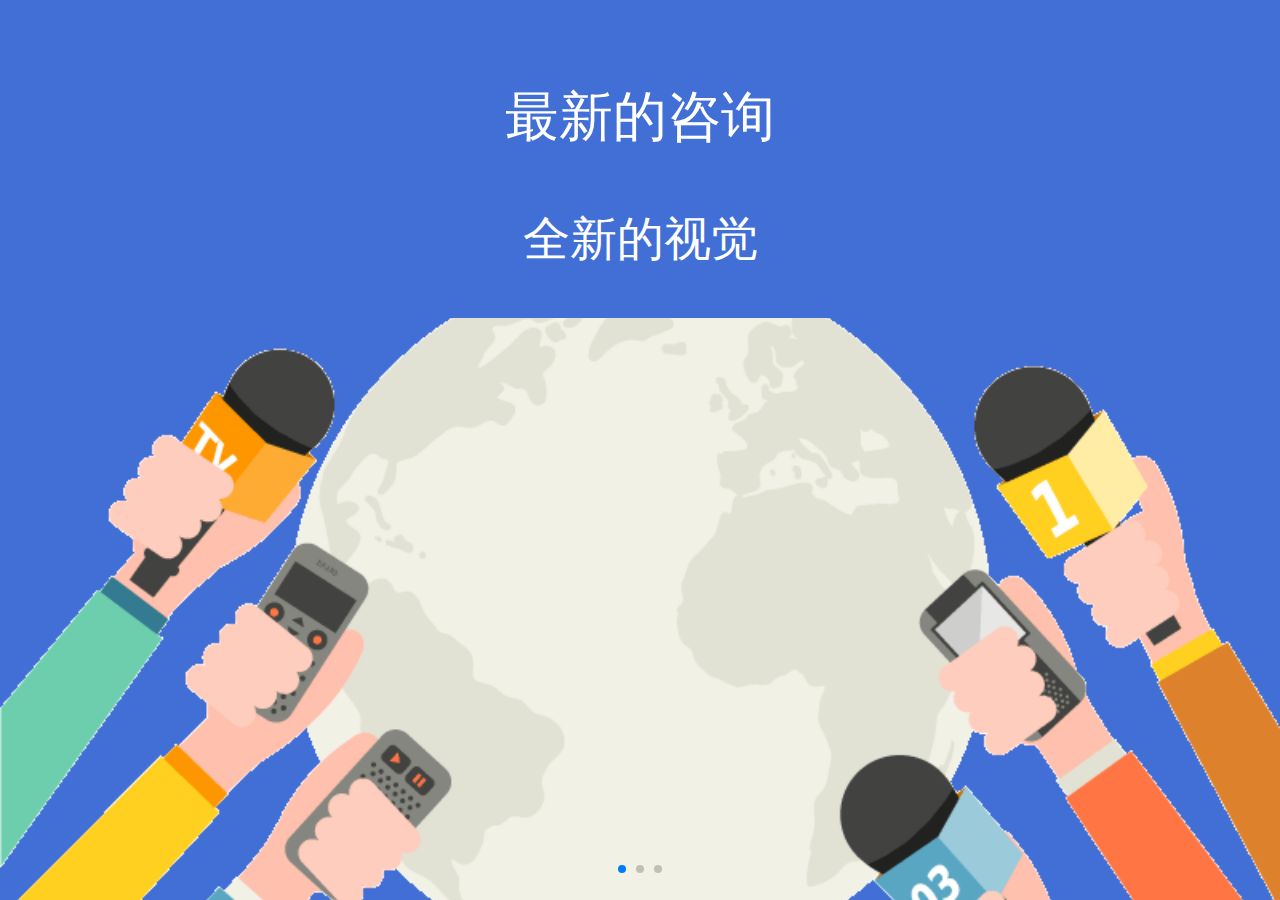
<file: index.html>
<!DOCTYPE html>
<html>
<head>
    <meta charset="utf-8">
    <meta name="viewport" content="initial-scale=1.0, maximum-scale=1.0, user-scalable=no" />
    <title></title>

    <link rel="stylesheet" href="css/swiper.min.css" />
    <link rel="stylesheet" href="css/animate.min.css">
    <link rel="stylesheet" href="css/sp.css" />
</head>
<script scr="js/jquery.js"></script>
<script src="js/swiper.jquery.min.js"></script>
<script src="js/swiper.animate1.0.2.min.js"></script>
<script src="js/swiper.min.js"></script>
<script scr="js/index.js"></script>
<body>
<div class="swiper-container">
    <div class="swiper-wrapper">
        <div class="swiper-slide shan">
            <p class="news ani" swiper-animate-effect="bounceIn" swiper-animate-duration="0.5s" swiper-animate-delay="0.3s">最新的咨询</p>
            <p class="xiao ani" swiper-animate-effect="rollIn" swiper-animate-duration="1s" swiper-animate-delay="0.5s">全新的视觉</p>
            <div class="xue ani" swiper-animate-effect="bounceInDown" swiper-animate-duration="2s" swiper-animate-delay="0s"></div>
        </div>
        <div class="swiper-slide shan">
            <p class="hong ani" swiper-animate-effect="tada" swiper-animate-duration="2s" swiper-animate-delay="0.3s">HOT</p>
            <p class="lan ani" swiper-animate-effect="rubberBand" swiper-animate-duration="2s" swiper-animate-delay="0.5s">NEWS</p>
            <div class="xue2 ani" swiper-animate-effect="bounceInDown" swiper-animate-duration="2s" swiper-animate-delay="2s"></div>
            <span class="yue xiao ani tim" swiper-animate-effect="lightSpeedIn" swiper-animate-duration="1s" swiper-animate-delay="1s">实时搜索新闻</span>
        </div>
        <div class="swiper-slide shan">
            <div class="imgbox xiao ani" swiper-animate-effect="swing" swiper-animate-duration="1s" swiper-animate-delay="0.3s"></div>
            <span class="youn xiao ani" swiper-animate-effect="zoomIn" swiper-animate-duration="1s" swiper-animate-delay="0.8s">天下新闻我知道</span>
            <!--<span class="yue xiao ani" swiper-animate-effect="lightSpeedIn" swiper-animate-duration="1s" swiper-animate-delay="1s">乐享音乐带你享受视觉盛宴</span>-->
            <div class="long ani" swiper-animate-effect="lightSpeedIn" swiper-animate-duration="1s" swiper-animate-delay="1.5s">
                <a href="denglu.html">点击进入</a></div>
        </div>
    </div>
    <div class="swiper-pagination"></div>
</div>
<script>
    function size(origin,type){
        var type=type || "x";
        if(type=="x"){
            var widths=document.documentElement.clientWidth;
            var sizes=widths/origin*100;
        }else if(type=="y"){
            var heights=document.documentElement.clientHeight;
            var sizes=heights/origin*100;
        }
        document.getElementsByTagName("html")[0].style.fontSize=sizes+"px";

    }
    window.onload=function() {
        size(1334,"y");
    }
    var mySwiper = new Swiper ('.swiper-container', {
        pagination: '.swiper-pagination',
        onInit: function(swiper){ //Swiper2.x的初始化是onFirstInit
            swiperAnimateCache(swiper); //隐藏动画元素
            swiperAnimate(swiper); //初始化完成开始动画
        },
        onSlideChangeEnd: function(swiper){
            swiperAnimate(swiper); //每个slide切换结束时也运行当前slide动画
        }

    })
</script>
</body>

</html>
</file>
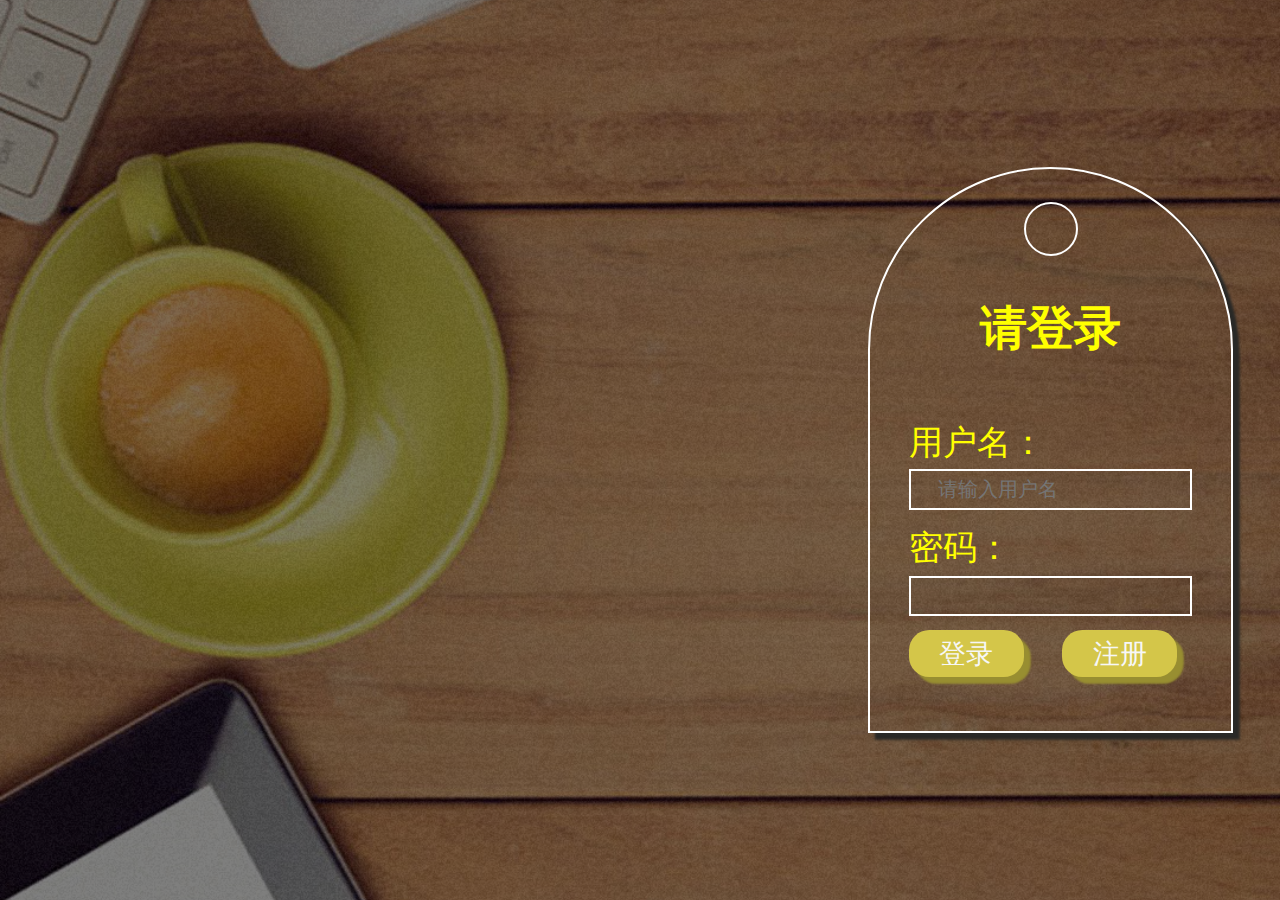
<file: denglu.html>
<!doctype html>
<html lang="en">
<head>
    <meta charset="UTF-8">
     <meta name="viewport" content="initial-scale=1.0, maximum-scale=1.0, user-scalable=no" />
    <title>Document</title>
    <link rel="stylesheet" href="css/denglu.css" />
</head>
<body>
	
<div class="box">
	<div class="zhao">
		<div class="login">
			<div class="yuan"></div>
			<h1>请登录</h1>
			<form action="">
				<div class="name">用户名：<input type="text" placeholder="请输入用户名" /></div>
				<div class="pass">密码：<input type="password" /></div>
				<div class="tij">
					<input type="submit" value="登录" class="log"/>
					<input type="submit" value="注册"/>
				</div>
			</form>
		</div>
	</div>
</div>

</body>
<script>
    function size(origin,type){
        var type=type || "x";
        if(type=="x"){
            var widths=document.documentElement.clientWidth;
            var sizes=widths/origin*100;
        }else if(type=="y"){
            var heights=document.documentElement.clientHeight;
            var sizes=heights/origin*100;
        }
        document.getElementsByTagName("html")[0].style.fontSize=sizes+"px";

    }
    window.onload=function() {
        size(1334,"y");
    }
</script>
</html>
</file>
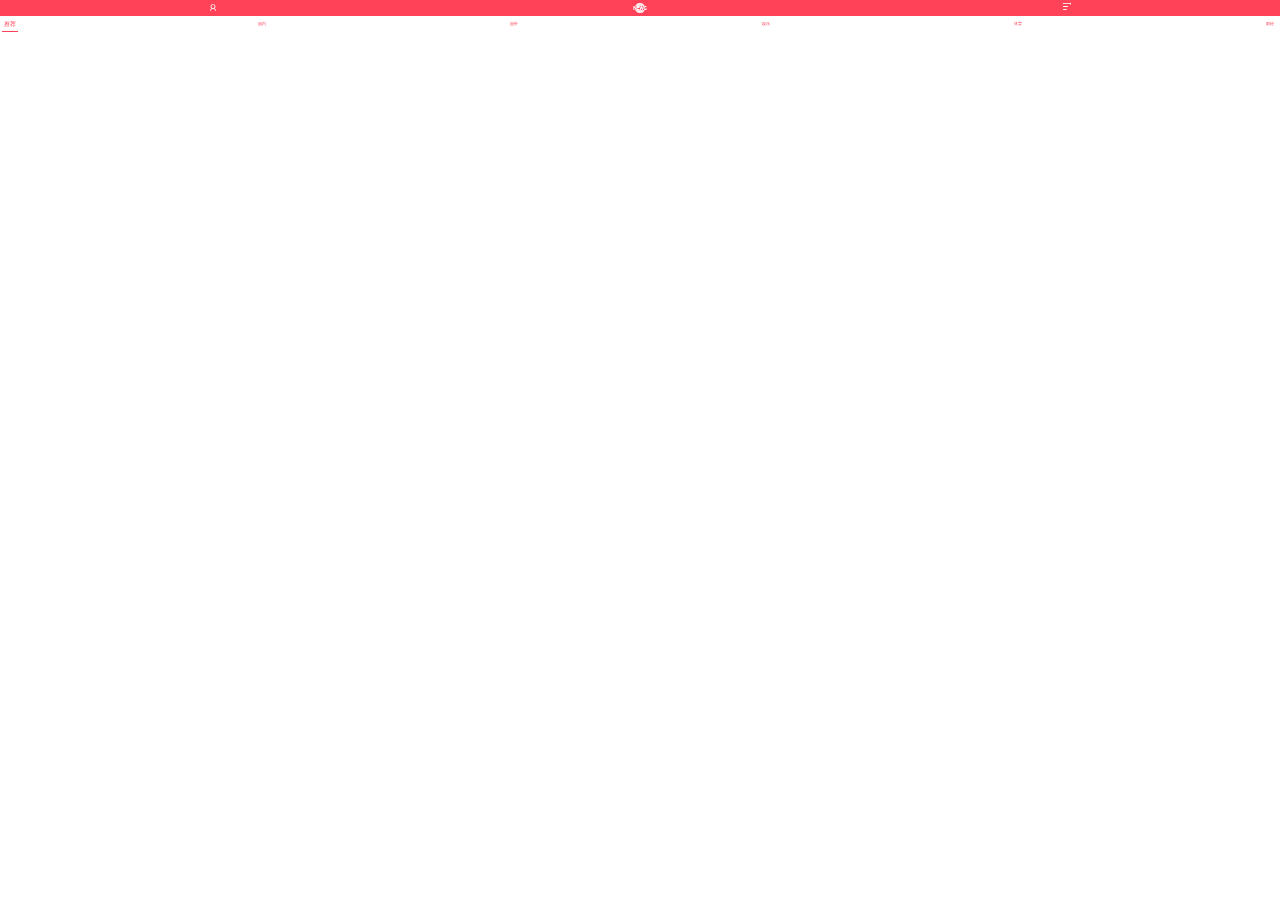
<file: header.html>
<!doctype html>
<html lang="en">
<head>
    <meta charset="UTF-8">
    <meta name="viewport" content="initial-scale=1.0, maximum-scale=1.0, user-scalable=no" />
    <meta name="format-detection" content="telephone=no, email=no" />
    <meta name="x5-orientation" content="portrait" /> 
	<meta name="screen-orientation" content="portrait">
	<meta name="format-detection" content="telephone=no, email=no" />
    <title>新闻app</title>
    <script src="js/jquery.js"></script>
    <script src="js/swiper.jquery.min.js"></script>
    <script scr="js/index.js"></script>
    <link rel="stylesheet" href="css/swiper.min.css" />
    
    <link rel="stylesheet" href="css/font/iconfont.css">
    <link rel="stylesheet" href="css/index.css"/>
</head>
<body>
<div class="swiper-container waimian">
    <div class="titles">
     <div class="title">
            <div><div class="iconfont icon-geren"></div></div>
            <div><div class="iconfont icon-news"></div></div>
            <div><div class="iconfont icon-yemianzuoshangjiaocaidanbiao caid"> </div>
            	<div class="guan">
	            	 <div class="close"></div>
	            	 <div class="closes"></div>
            	 </div>
            </div>
          
     </div>
     <div class="nav">
            <div class="active"><a href="index.html">推荐</a></div>
            <div><a href="list.html">国内</a></div>
            <div><a href="list.html">国外</a></div>
            <div><a href="list.html">娱乐</a></div>
            <div><a href="list.html">体育</a></div>
            <div><a href="list.html">财经</a></div>
    </div>
</div>
<div class="xiala">
    <ul>
        <li><a href=""><div class="iconfont icon-tuijianfuzhi"></div>推荐</a></li>
        <li><a href=""><div class="iconfont icon-guonei"></div>国内</a></li>
        <li><a href=""><div class="iconfont icon-guowai"></div>国外</a></li>
        <li><a href=""><div class="iconfont icon-yule"></div>娱乐</a></li>
        <li><a href=""><div class="iconfont icon-tiyu"></div>体育</a></li>
        <li><a href=""><div class="iconfont icon-jingfenicon24"></div>财经</a></li>
        <li><a href=""><div class="iconfont icon-icon030"></div>汽车</a></li>
        <li><a href=""><div class="iconfont icon-junshi01"></div>军事</a></li>
        <li><a href=""><div class="iconfont icon-dujia"></div>独家</a></li>
        <li><a href=""><div class="iconfont icon-0guojihangkong3"></div>航空</a></li>
        <li><a href=""><div class="iconfont icon-lvyou"></div>旅游</a></li>
        <li><a href=""><div class="iconfont icon-icon"></div>彩票</a></li>
    </ul>
    <div class="sousuo">
    	<input type="search"  placeholder="请输入关键字" name="search"/>
    	<input type="submit"  value="提交" name="but"/>
    </div>
</div>
</file>
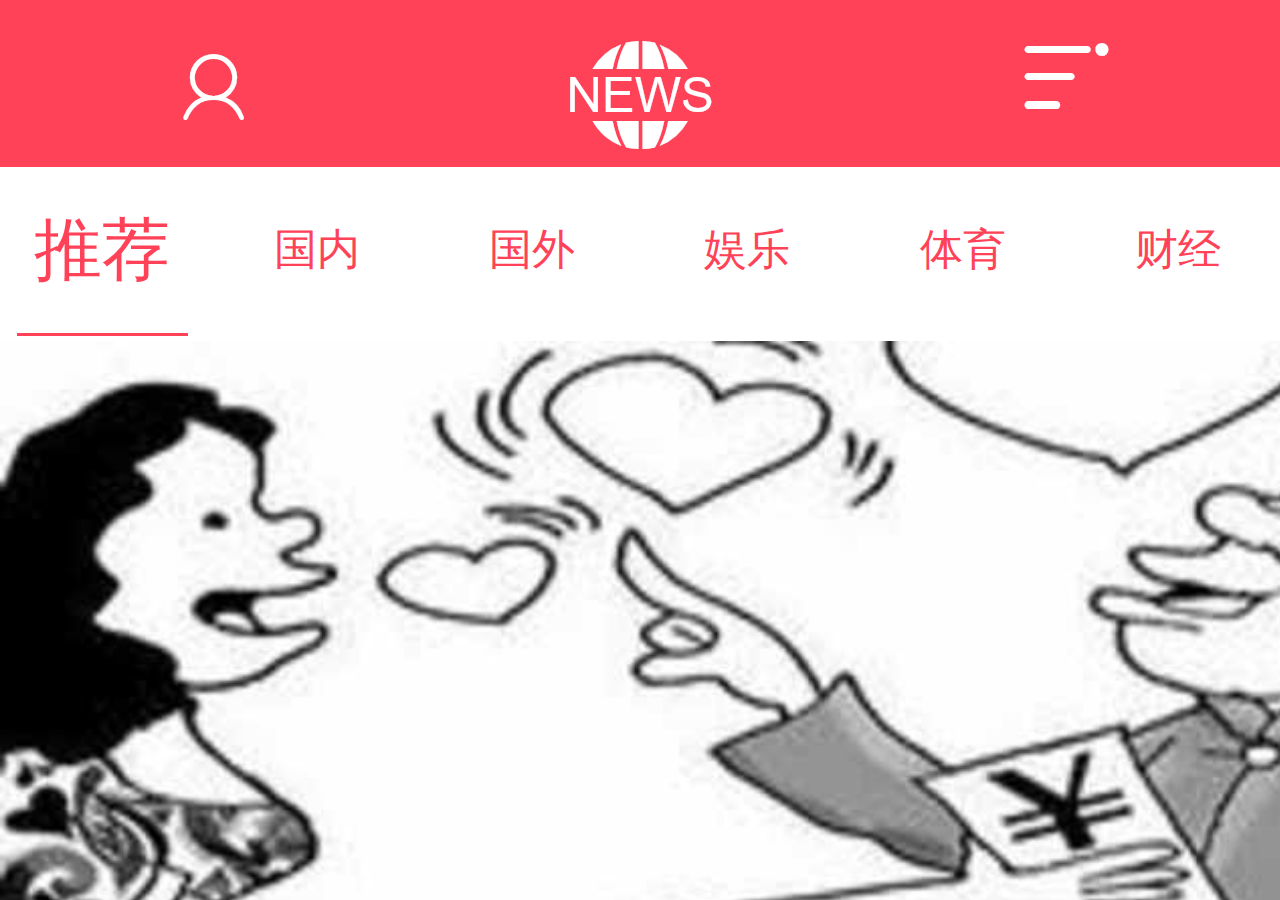
<file: index1.html>
<!doctype html>
<html lang="en">
<head>
    <meta charset="UTF-8">
    <meta name="viewport" content="initial-scale=1.0, maximum-scale=1.0, user-scalable=no" />
    <meta name="format-detection" content="telephone=no, email=no" />
    <meta name="x5-orientation" content="portrait" />
    <meta name="screen-orientation" content="portrait">
    <meta name="format-detection" content="telephone=no, email=no" />
    <title>新闻app</title>
    <script src="js/jquery.js"></script>
    <script src="js/swiper.jquery.min.js"></script>
    <script scr="js/index.js"></script>
    <link rel="stylesheet" href="css/swiper.min.css" />

    <link rel="stylesheet" href="css/font/iconfont.css">
    <link rel="stylesheet" href="css/index.css"/>
</head>
<body>
<div class="swiper-container waimian">
    <div class="titles">
        <div class="title">
            <div><div class="iconfont icon-geren"></div></div>
            <div><div class="iconfont icon-news"></div></div>
            <div><div class="iconfont icon-yemianzuoshangjiaocaidanbiao caid"> </div>
                <div class="guan">
                    <div class="close"></div>
                    <div class="closes"></div>
                </div>
            </div>

        </div>
        <div class="nav">
            <div class="active"><a href="index1.html">推荐</a></div>
            <div><a href="list.html">国内</a></div>
            <div><a href="list.html">国外</a></div>
            <div><a href="list.html">娱乐</a></div>
            <div><a href="list.html">体育</a></div>
            <div><a href="list.html">财经</a></div>
        </div>
    </div>
    <div class="xiala">
        <ul>
            <li><a href=""><div class="iconfont icon-tuijianfuzhi"></div>推荐</a></li>
            <li><a href=""><div class="iconfont icon-guonei"></div>国内</a></li>
            <li><a href=""><div class="iconfont icon-guowai"></div>国外</a></li>
            <li><a href=""><div class="iconfont icon-yule"></div>娱乐</a></li>
            <li><a href=""><div class="iconfont icon-tiyu"></div>体育</a></li>
            <li><a href=""><div class="iconfont icon-jingfenicon24"></div>财经</a></li>
            <li><a href=""><div class="iconfont icon-icon030"></div>汽车</a></li>
            <li><a href=""><div class="iconfont icon-junshi01"></div>军事</a></li>
            <li><a href=""><div class="iconfont icon-dujia"></div>独家</a></li>
            <li><a href=""><div class="iconfont icon-0guojihangkong3"></div>航空</a></li>
            <li><a href=""><div class="iconfont icon-lvyou"></div>旅游</a></li>
            <li><a href=""><div class="iconfont icon-icon"></div>彩票</a></li>
        </ul>
        <div class="sousuo">
            <input type="search"  placeholder="请输入关键字" name="search" results="s"/>
            <input type="submit"  value="提交" name="but"/>
        </div>
    </div>
    <div class="swiper-wrapper">
        <div class="swiper-slide bj">
            <div class="swiper-container banner">
                <div class="swiper-wrapper">
                    <div class="swiper-slide nanning">
                        <p>南宁60岁老人“叱咤”情场 劈腿三女友骗25万</p>
                    </div>
                    <div class="swiper-slide lang">
                        <p>[影迹]狼王加内特:浪漫的实用主义者</p>
                    </div>
                </div>
                <div class="swiper-pagination"></div>
            </div>
            <div class="newsbox">
                <div class="imgbox"></div>
                <div class="red">
                    <a href="">朴槿惠就任总统后 购衣费用超7亿韩元</a>
                    <div class="iconfont icon-f1"></div>
                </div>
            </div>
            <div class="newsbox">
                <div class="imgbox jg"></div>
                <div class="red">
                    <a href="">85岁济公还在演戏：人生在世总要留点什么。</a>
                    <div class="iconfont icon-f1"></div>
                </div>
            </div>
            <div class="newsbox">
                <div class="imgbox bx"></div>
                <div class="red">
                    <a href="">巴西举行空难遇难者遗体告别仪式</a>
                    <div class="iconfont icon-f1"></div>
                </div>
            </div>
            <div class="newsbox">
                <div class="imgbox jl"></div>
                <div class="red">
                    <a href="">男子称拘留时被民警殴打致脑萎缩 警方:正在调查</a>
                    <div class="iconfont icon-f1"></div>
                </div>
            </div>
        </div>
        <!--<div class="swiper-slide bj">
            <div class="swiper-container banner">
                <div class="swiper-wrapper">
                    <div class="swiper-slide nanning">
                        <p>南宁60岁老人“叱咤”情场 劈腿三女友骗25万</p>
                    </div>
                    <div class="swiper-slide lang">
                        <p>[影迹]狼王加内特:浪漫的实用主义者</p>
                    </div>
                </div>
                <div class="swiper-pagination"></div>
            </div>
            <div class="newsbox">
                <div class="imgbox"></div>
                <div class="red">
                    <a href="">朴槿惠就任总统后 购衣费用超7亿韩元</a>
                    <div class="iconfont icon-f1"></div>
                </div>
            </div>
            <div class="newsbox">
                <div class="imgbox jg"></div>
                <div class="red">
                    <a href="">85岁济公还在演戏：人生在世总要留点什么。</a>
                    <div class="iconfont icon-f1"></div>
                </div>
            </div>
            <div class="newsbox">
                <div class="imgbox bx"></div>
                <div class="red">
                    <a href="">巴西举行空难遇难者遗体告别仪式</a>
                    <div class="iconfont icon-f1"></div>
                </div>
            </div>
            <div class="newsbox">
                <div class="imgbox jl"></div>
                <div class="red">
                    <a href="">男子称拘留时被民警殴打致脑萎缩 警方:正在调查</a>
                    <div class="iconfont icon-f1"></div>
                </div>
            </div>
        </div>
        <div class="swiper-slide bj">
            <div class="swiper-container banner">
                <div class="swiper-wrapper">
                    <div class="swiper-slide nanning">
                        <p>南宁60岁老人“叱咤”情场 劈腿三女友骗25万</p>
                    </div>
                    <div class="swiper-slide lang">
                        <p>[影迹]狼王加内特:浪漫的实用主义者</p>
                    </div>
                </div>
                <div class="swiper-pagination"></div>
            </div>
            <div class="newsbox">
                <div class="imgbox"></div>
                <div class="red">
                    <a href="">朴槿惠就任总统后 购衣费用超7亿韩元</a>
                    <div class="iconfont icon-f1"></div>
                </div>
            </div>
            <div class="newsbox">
                <div class="imgbox jg"></div>
                <div class="red">
                    <a href="">85岁济公还在演戏：人生在世总要留点什么。</a>
                    <div class="iconfont icon-f1"></div>
                </div>
            </div>
            <div class="newsbox">
                <div class="imgbox bx"></div>
                <div class="red">
                    <a href="">巴西举行空难遇难者遗体告别仪式</a>
                    <div class="iconfont icon-f1"></div>
                </div>
            </div>
            <div class="newsbox">
                <div class="imgbox jl"></div>
                <div class="red">
                    <a href="">男子称拘留时被民警殴打致脑萎缩 警方:正在调查</a>
                    <div class="iconfont icon-f1"></div>
                </div>
            </div>
        </div>
        <div class="swiper-slide bj">
            <div class="swiper-container banner">
                <div class="swiper-wrapper">
                    <div class="swiper-slide nanning">
                        <p>南宁60岁老人“叱咤”情场 劈腿三女友骗25万</p>
                    </div>
                    <div class="swiper-slide lang">
                        <p>[影迹]狼王加内特:浪漫的实用主义者</p>
                    </div>
                </div>
                <div class="swiper-pagination"></div>
            </div>
            <div class="newsbox">
                <div class="imgbox"></div>
                <div class="red">
                    <a href="">朴槿惠就任总统后 购衣费用超7亿韩元</a>
                    <div class="iconfont icon-f1"></div>
                </div>
            </div>
            <div class="newsbox">
                <div class="imgbox jg"></div>
                <div class="red">
                    <a href="">85岁济公还在演戏：人生在世总要留点什么。</a>
                    <div class="iconfont icon-f1"></div>
                </div>
            </div>
            <div class="newsbox">
                <div class="imgbox bx"></div>
                <div class="red">
                    <a href="">巴西举行空难遇难者遗体告别仪式</a>
                    <div class="iconfont icon-f1"></div>
                </div>
            </div>
            <div class="newsbox">
                <div class="imgbox jl"></div>
                <div class="red">
                    <a href="">男子称拘留时被民警殴打致脑萎缩 警方:正在调查</a>
                    <div class="iconfont icon-f1"></div>
                </div>
            </div>
        </div>
        <div class="swiper-slide bj">
            <div class="swiper-container banner">
                <div class="swiper-wrapper">
                    <div class="swiper-slide nanning">
                        <p>南宁60岁老人“叱咤”情场 劈腿三女友骗25万</p>
                    </div>
                    <div class="swiper-slide lang">
                        <p>[影迹]狼王加内特:浪漫的实用主义者</p>
                    </div>
                </div>
                <div class="swiper-pagination"></div>
            </div>
            <div class="newsbox">
                <div class="imgbox"></div>
                <div class="red">
                    <a href="">朴槿惠就任总统后 购衣费用超7亿韩元</a>
                    <div class="iconfont icon-f1"></div>
                </div>
            </div>
            <div class="newsbox">
                <div class="imgbox jg"></div>
                <div class="red">
                    <a href="">85岁济公还在演戏：人生在世总要留点什么。</a>
                    <div class="iconfont icon-f1"></div>
                </div>
            </div>
            <div class="newsbox">
                <div class="imgbox bx"></div>
                <div class="red">
                    <a href="">巴西举行空难遇难者遗体告别仪式</a>
                    <div class="iconfont icon-f1"></div>
                </div>
            </div>
            <div class="newsbox">
                <div class="imgbox jl"></div>
                <div class="red">
                    <a href="">男子称拘留时被民警殴打致脑萎缩 警方:正在调查</a>
                    <div class="iconfont icon-f1"></div>
                </div>
            </div>
        </div>
        <div class="swiper-slide bj">-->
        <div class="swiper-container banner">
            <div class="swiper-wrapper">
                <div class="swiper-slide nanning">
                    <p>南宁60岁老人“叱咤”情场 劈腿三女友骗25万</p>
                </div>
                <div class="swiper-slide lang">
                    <p>[影迹]狼王加内特:浪漫的实用主义者</p>
                </div>
            </div>
            <div class="swiper-pagination"></div>
        </div>
        <div class="newsbox">
            <div class="imgbox"></div>
            <div class="red">
                <a href="">朴槿惠就任总统后 购衣费用超7亿韩元</a>
                <div class="iconfont icon-f1"></div>
            </div>
        </div>
        <div class="newsbox">
            <div class="imgbox jg"></div>
            <div class="red">
                <a href="">85岁济公还在演戏：人生在世总要留点什么。</a>
                <div class="iconfont icon-f1"></div>
            </div>
        </div>
        <div class="newsbox">
            <div class="imgbox bx"></div>
            <div class="red">
                <a href="">巴西举行空难遇难者遗体告别仪式</a>
                <div class="iconfont icon-f1"></div>
            </div>
        </div>
        <div class="newsbox">
            <div class="imgbox jl"></div>
            <div class="red">
                <a href="">男子称拘留时被民警殴打致脑萎缩 警方:正在调查</a>
                <div class="iconfont icon-f1"></div>
            </div>
        </div>
    </div>
</div>
</div>
</body>
<script>
    function size(origin,type){
        var type=type || "x";
        if(type=="x"){
            var widths=document.documentElement.clientWidth;
            var sizes=widths/origin*100;
        }else if(type=="y"){
            var heights=document.documentElement.clientHeight;
            var sizes=heights/origin*100;
        }
        document.getElementsByTagName("html")[0].style.fontSize=sizes+"px";

    }
    window.onload=function(){
        size(750);

        $(".caid").click(function(){
            $(this).css("display","none");
            $(".guan").css("display","block");
            $(".xiala").css("display","block")
        })
        $(".guan").click(function(){
            $(".caid").css("display","block");
            $(".guan").css("display","none");
            $(".xiala").css("display","none")
        })
        $(".nav>div").click(function(){
            var index=$(this).index();
//      	$(".bj").eq(index).css("transform","translate(0,0)");
            $(".nav>div").removeClass("active").eq(index).addClass("active")
        })
    }
    var mySwiper = new Swiper ('.swiper-container', {
        pagination: '.swiper-pagination',
    })
</script>
</html>
</file>
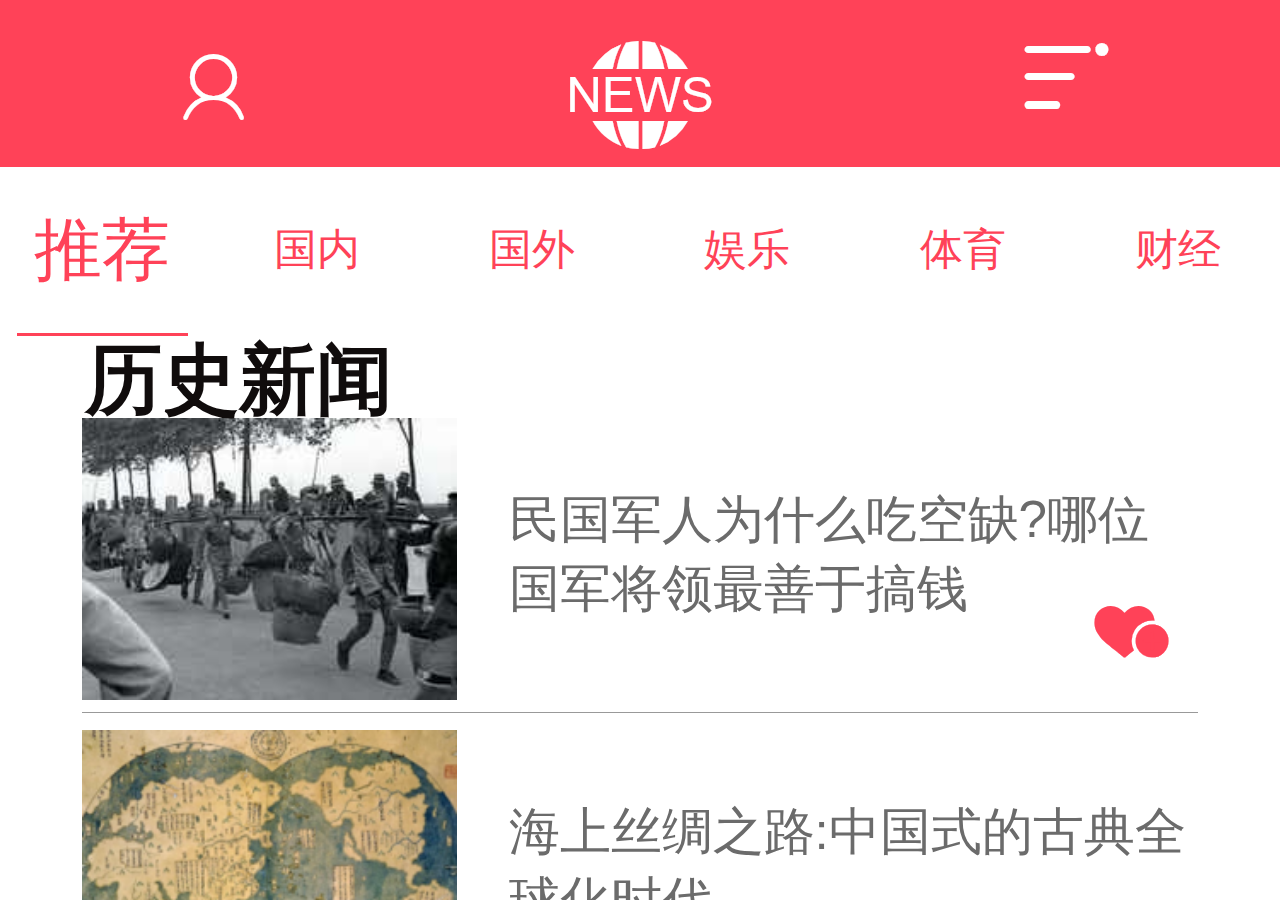
<file: list.html>
<!doctype html>
<html lang="en">
<head>
    <meta charset="UTF-8">
    <meta name="viewport" content="initial-scale=1.0, maximum-scale=1.0, user-scalable=no" />
    <meta name="format-detection" content="telephone=no, email=no" />
    <meta name="x5-orientation" content="portrait" /> 
	<meta name="screen-orientation" content="portrait">
	<meta name="format-detection" content="telephone=no, email=no" />
    <title>新闻app</title>
    <script src="js/jquery.js"></script>
    <script src="js/swiper.jquery.min.js"></script>
    <script scr="js/index.js"></script>
    <link rel="stylesheet" href="css/swiper.min.css" />
    
    <link rel="stylesheet" href="css/font/iconfont.css">
    <link rel="stylesheet" href="css/index.css"/>
</head>
<body>
<div class="swiper-container waimian">
    <div class="titles">
     <div class="title">
            <div><div class="iconfont icon-geren"></div></div>
            <div><div class="iconfont icon-news"></div></div>
            <div><div class="iconfont icon-yemianzuoshangjiaocaidanbiao caid"> </div>
            	<div class="guan">
	            	 <div class="close"></div>
	            	 <div class="closes"></div>
            	 </div>
            </div>
          
     </div>
     <div class="nav">
            <div class="active"><a href="index1.html">推荐</a></div>
            <div><a href="list.html">国内</a></div>
            <div><a href="list.html">国外</a></div>
            <div><a href="list.html">娱乐</a></div>
            <div><a href="list.html">体育</a></div>
            <div><a href="list.html">财经</a></div>
    </div>
</div>
<div class="xiala">
    <ul>
        <li><a href=""><div class="iconfont icon-tuijianfuzhi"></div>推荐</a></li>
        <li><a href=""><div class="iconfont icon-guonei"></div>国内</a></li>
        <li><a href=""><div class="iconfont icon-guowai"></div>国外</a></li>
        <li><a href=""><div class="iconfont icon-yule"></div>娱乐</a></li>
        <li><a href=""><div class="iconfont icon-tiyu"></div>体育</a></li>
        <li><a href=""><div class="iconfont icon-jingfenicon24"></div>财经</a></li>
        <li><a href=""><div class="iconfont icon-icon030"></div>汽车</a></li>
        <li><a href=""><div class="iconfont icon-junshi01"></div>军事</a></li>
        <li><a href=""><div class="iconfont icon-dujia"></div>独家</a></li>
        <li><a href=""><div class="iconfont icon-0guojihangkong3"></div>航空</a></li>
        <li><a href=""><div class="iconfont icon-lvyou"></div>旅游</a></li>
        <li><a href=""><div class="iconfont icon-icon"></div>彩票</a></li>
    </ul>
    <div class="sousuo">
    	<input type="search"  placeholder="请输入关键字" name="search"/>
    	<input type="submit"  value="提交" name="but"/>
    </div>
</div>
    <div class="swiper-wrapper">

        <div class="swiper-slide bj">
            <!--<div class="warp">-->
            <h1 class="title1">历史新闻</h1>
            <!--<h2>更多</h2>-->
            <!--</div>-->
            <div class="newsbox">
                <div class="imgbox gn1"></div>
                <div class="red">
                    <a href="show.html">民国军人为什么吃空缺?哪位国军将领最善于搞钱</a>
                    <div class="iconfont icon-f1"></div>
                </div>
            </div>
            <div class="newsbox">
                <div class="imgbox gn2"></div>
                <div class="red">
                    <a href="show.html">海上丝绸之路:中国式的古典全球化时代</a>
                    <div class="iconfont icon-f1"></div>
                </div>
            </div>
            <div class="newsbox">
                <div class="imgbox gn3"></div>
                <div class="red">
                    <a href="show.html">"废经"VS"卫经":宣统三年的读经"攻防战"</a>
                    <div class="iconfont icon-f1"></div>
                </div>
            </div>
            <div class="newsbox">
                <div class="imgbox gn4"></div>
                <div class="red">
                    <a href="show.html">被误解和遗忘的中国火器:与火药同时传播至西方</a>
                    <div class="iconfont icon-f1"></div>
                </div>
            </div>
            <h1>社会新闻</h1>
            <div class="newsbox">
                <div class="imgbox gn5"></div>
                <div class="red">
                    <a href="show.html">男子肇事后在家切腹自杀 给女友打电话告别</a>
                    <div class="iconfont icon-f1"></div>
                </div>
            </div>
            <div class="newsbox">
                <div class="imgbox gn6"></div>
                <div class="red">
                    <a href="show.html">罗尔回应"带血营销":我作为文人 写作是没有错的</a>
                    <div class="iconfont icon-f1"></div>
                </div>
            </div>
            <div class="newsbox">
                <div class="imgbox gn7"></div>
                <div class="red">
                    <a href="show.html">护理院设"奖孝金":多探望父母可领钱 探望者暴增</a>
                    <div class="iconfont icon-f1"></div>
                </div>
            </div>
        </div>
    </div>
</div>
</body>
<script>
    function size(origin,type){
        var type=type || "x";
        if(type=="x"){
            var widths=document.documentElement.clientWidth;
            var sizes=widths/origin*100;
        }else if(type=="y"){
            var heights=document.documentElement.clientHeight;
            var sizes=heights/origin*100;
        }
        document.getElementsByTagName("html")[0].style.fontSize=sizes+"px";

    }
    window.onload=function(){
        size(750);
        
        $(".caid").click(function(){
        	$(this).css("display","none");
        	$(".guan").css("display","block");
        	$(".xiala").css("display","block")
        })
        $(".guan").click(function(){
        	$(".caid").css("display","block");
        	$(".guan").css("display","none");
        	$(".xiala").css("display","none")
        })
        $(".nav>div").click(function(){
        	var index=$(this).index();
        	$(".nav>div").removeClass("active").eq(index).addClass("active")
        })
    }
    var mySwiper = new Swiper ('.swiper-container', {
        pagination: '.swiper-pagination',
    })
</script>
</html>
</file>
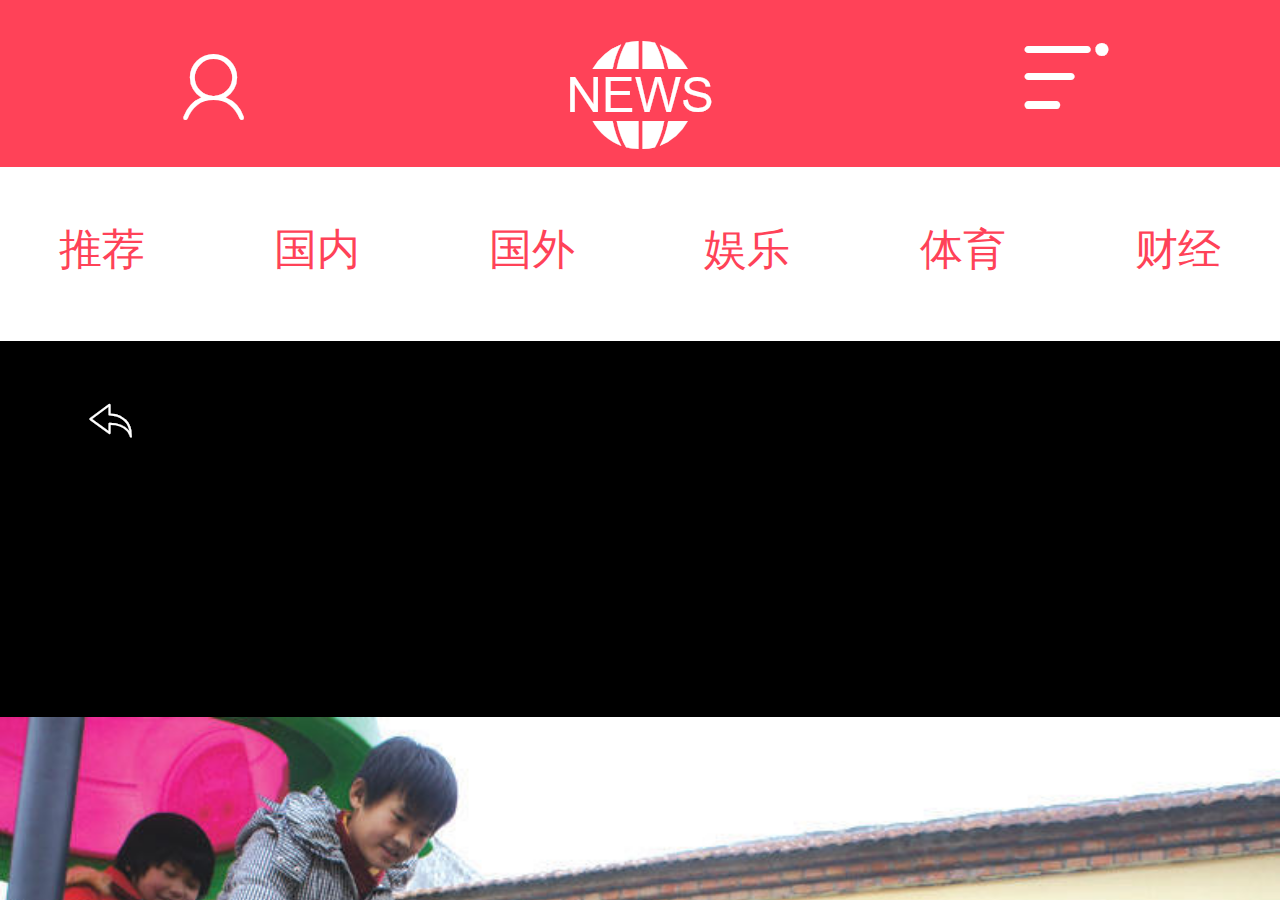
<file: show.html>
<!doctype html>
<html lang="en">
<head>
    <meta charset="UTF-8">
    <meta name="viewport" content="initial-scale=1.0, maximum-scale=1.0, user-scalable=no" />
    <title>新闻app</title>

    <script scr="js/jquery.js"></script>
    <script src="js/swiper.jquery.min.js"></script>
    <script src="js/swiper.animate1.0.2.min.js"></script>
    <script src="js/swiper.min.js"></script>
    <script scr="js/index.js"></script>
    <link rel="stylesheet" href="css/swiper.min.css" />
    <link rel="stylesheet" href="css/animate.min.css">
    <link rel="stylesheet" href="css/font/iconfont.css">
    <link rel="stylesheet" href="css/index.css"/>
</head>
<body>
<div class="swiper-container waimian">
    <div class="titles">
        <div class="title">
            <div class="iconfont icon-geren"></div>
            <div class="iconfont icon-news"></div>
            <div class="iconfont icon-yemianzuoshangjiaocaidanbiao"></div>
        </div>
        <div class="nav">
            <div><a href="index.html">推荐</a></div>
            <div><a href="list.html">国内</a></div>
            <div><a href="">国外</a></div>
            <div><a href="">娱乐</a></div>
            <div><a href="">体育</a></div>
            <div><a href="">财经</a></div>
        </div>
    </div>
    <div class="swiper-wrapper">
        <div class="swiper-slide bj">
            <div class="xiangq">
                <div class="fanhui">
                    <a href="list.html"><div class="iconfont icon-fanhui"></div></a>
                </div>
                <div class="xiangcun"></div>
                <div class="neirong">
                    <h3>乡村教师守护小学32年 如今学校只剩5个娃</h3>
                    <p>雷士进今年57岁，1984年，他来到安徽省亳州市谯城区十九里镇姜屯行政村的姜屯小学当起了一名乡村教师。“学校最高峰的时候发展到500多人，可现在只有5个学生，4位老师。”雷士进说，由于城市发展，现在的姜屯地处城乡结合处，大多数人都进城务工，顺道也会带孩子外出读书，还有一部分会选择把孩子送进私立学校，所以导致学生数量锐减。（来源：亳州新报）</p>
                </div>
            </div>
        </div>
    </div>
</div>
</body>
<script>
    function size(origin,type){
        var type=type || "x";
        if(type=="x"){
            var widths=document.documentElement.clientWidth;
            var sizes=widths/origin*100;
        }else if(type=="y"){
            var heights=document.documentElement.clientHeight;
            var sizes=heights/origin*100;
        }
        document.getElementsByTagName("html")[0].style.fontSize=sizes+"px";

    }
    window.onload=function(){
        size(750)
    }
    var mySwiper = new Swiper ('.swiper-container', {
        pagination: '.swiper-pagination',
    })
</script>
</html>
</file>
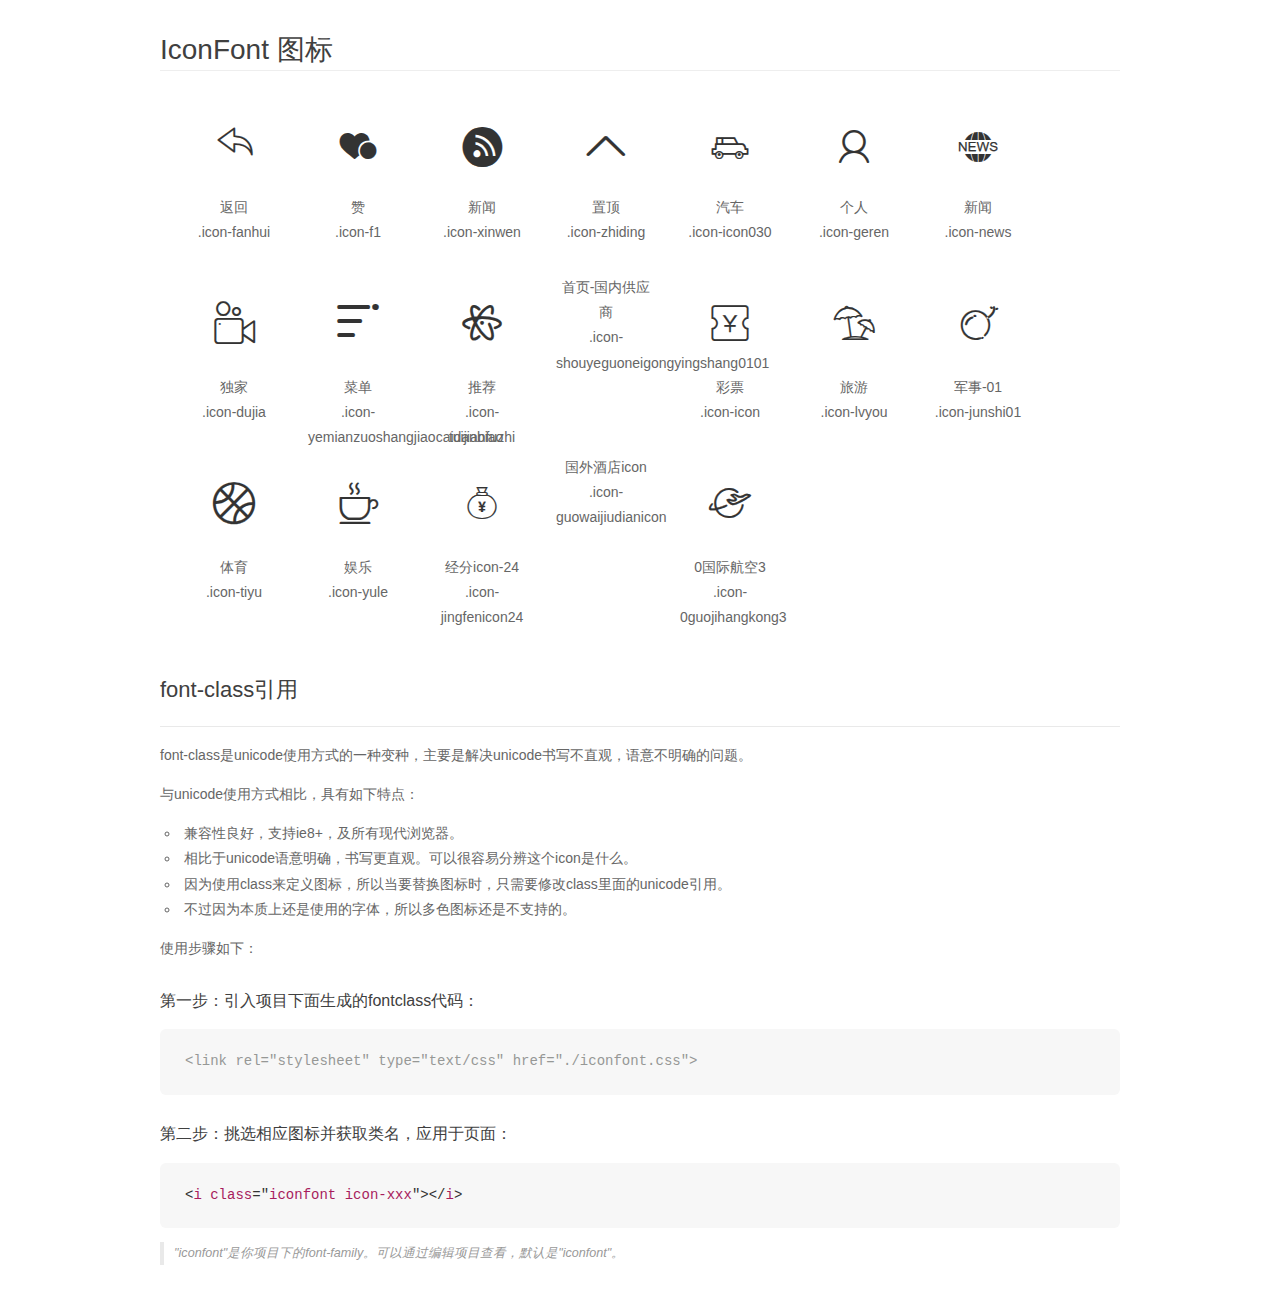
<file: css/font/demo_fontclass.html>
<!DOCTYPE html>
<html>
<head>
    <meta charset="utf-8"/>
    <title>IconFont</title>
    <link rel="stylesheet" href="demo.css">
    <link rel="stylesheet" href="iconfont.css">
</head>
<body>
    <div class="main markdown">
        <h1>IconFont 图标</h1>
        <ul class="icon_lists clear">
            
                <li>
                <i class="icon iconfont icon-fanhui"></i>
                    <div class="name">返回</div>
                    <div class="fontclass">.icon-fanhui</div>
                </li>
            
                <li>
                <i class="icon iconfont icon-f1"></i>
                    <div class="name">赞</div>
                    <div class="fontclass">.icon-f1</div>
                </li>
            
                <li>
                <i class="icon iconfont icon-xinwen"></i>
                    <div class="name">新闻</div>
                    <div class="fontclass">.icon-xinwen</div>
                </li>
            
                <li>
                <i class="icon iconfont icon-zhiding"></i>
                    <div class="name">置顶</div>
                    <div class="fontclass">.icon-zhiding</div>
                </li>
            
                <li>
                <i class="icon iconfont icon-icon030"></i>
                    <div class="name">汽车</div>
                    <div class="fontclass">.icon-icon030</div>
                </li>
            
                <li>
                <i class="icon iconfont icon-geren"></i>
                    <div class="name">个人</div>
                    <div class="fontclass">.icon-geren</div>
                </li>
            
                <li>
                <i class="icon iconfont icon-news"></i>
                    <div class="name">新闻</div>
                    <div class="fontclass">.icon-news</div>
                </li>
            
                <li>
                <i class="icon iconfont icon-dujia"></i>
                    <div class="name">独家</div>
                    <div class="fontclass">.icon-dujia</div>
                </li>
            
                <li>
                <i class="icon iconfont icon-yemianzuoshangjiaocaidanbiao"></i>
                    <div class="name">菜单</div>
                    <div class="fontclass">.icon-yemianzuoshangjiaocaidanbiao</div>
                </li>
            
                <li>
                <i class="icon iconfont icon-tuijianfuzhi"></i>
                    <div class="name">推荐</div>
                    <div class="fontclass">.icon-tuijianfuzhi</div>
                </li>
            
                <li>
                <i class="icon iconfont icon-shouyeguoneigongyingshang0101"></i>
                    <div class="name">首页-国内供应商</div>
                    <div class="fontclass">.icon-shouyeguoneigongyingshang0101</div>
                </li>
            
                <li>
                <i class="icon iconfont icon-icon"></i>
                    <div class="name">彩票</div>
                    <div class="fontclass">.icon-icon</div>
                </li>
            
                <li>
                <i class="icon iconfont icon-lvyou"></i>
                    <div class="name">旅游</div>
                    <div class="fontclass">.icon-lvyou</div>
                </li>
            
                <li>
                <i class="icon iconfont icon-junshi01"></i>
                    <div class="name">军事-01</div>
                    <div class="fontclass">.icon-junshi01</div>
                </li>
            
                <li>
                <i class="icon iconfont icon-tiyu"></i>
                    <div class="name">体育</div>
                    <div class="fontclass">.icon-tiyu</div>
                </li>
            
                <li>
                <i class="icon iconfont icon-yule"></i>
                    <div class="name">娱乐</div>
                    <div class="fontclass">.icon-yule</div>
                </li>
            
                <li>
                <i class="icon iconfont icon-jingfenicon24"></i>
                    <div class="name">经分icon-24</div>
                    <div class="fontclass">.icon-jingfenicon24</div>
                </li>
            
                <li>
                <i class="icon iconfont icon-guowaijiudianicon"></i>
                    <div class="name">国外酒店icon</div>
                    <div class="fontclass">.icon-guowaijiudianicon</div>
                </li>
            
                <li>
                <i class="icon iconfont icon-0guojihangkong3"></i>
                    <div class="name">0国际航空3</div>
                    <div class="fontclass">.icon-0guojihangkong3</div>
                </li>
            
        </ul>

        <h2 id="font-class-">font-class引用</h2>
        <hr>

        <p>font-class是unicode使用方式的一种变种，主要是解决unicode书写不直观，语意不明确的问题。</p>
        <p>与unicode使用方式相比，具有如下特点：</p>
        <ul>
        <li>兼容性良好，支持ie8+，及所有现代浏览器。</li>
        <li>相比于unicode语意明确，书写更直观。可以很容易分辨这个icon是什么。</li>
        <li>因为使用class来定义图标，所以当要替换图标时，只需要修改class里面的unicode引用。</li>
        <li>不过因为本质上还是使用的字体，所以多色图标还是不支持的。</li>
        </ul>
        <p>使用步骤如下：</p>
        <h3 id="-fontclass-">第一步：引入项目下面生成的fontclass代码：</h3>


        <pre><code class="lang-js hljs javascript"><span class="hljs-comment">&lt;link rel="stylesheet" type="text/css" href="./iconfont.css"&gt;</span></code></pre>
        <h3 id="-">第二步：挑选相应图标并获取类名，应用于页面：</h3>
        <pre><code class="lang-css hljs">&lt;<span class="hljs-selector-tag">i</span> <span class="hljs-selector-tag">class</span>="<span class="hljs-selector-tag">iconfont</span> <span class="hljs-selector-tag">icon-xxx</span>"&gt;&lt;/<span class="hljs-selector-tag">i</span>&gt;</code></pre>
        <blockquote>
        <p>"iconfont"是你项目下的font-family。可以通过编辑项目查看，默认是"iconfont"。</p>
        </blockquote>
    </div>
</body>
</html>
</file>
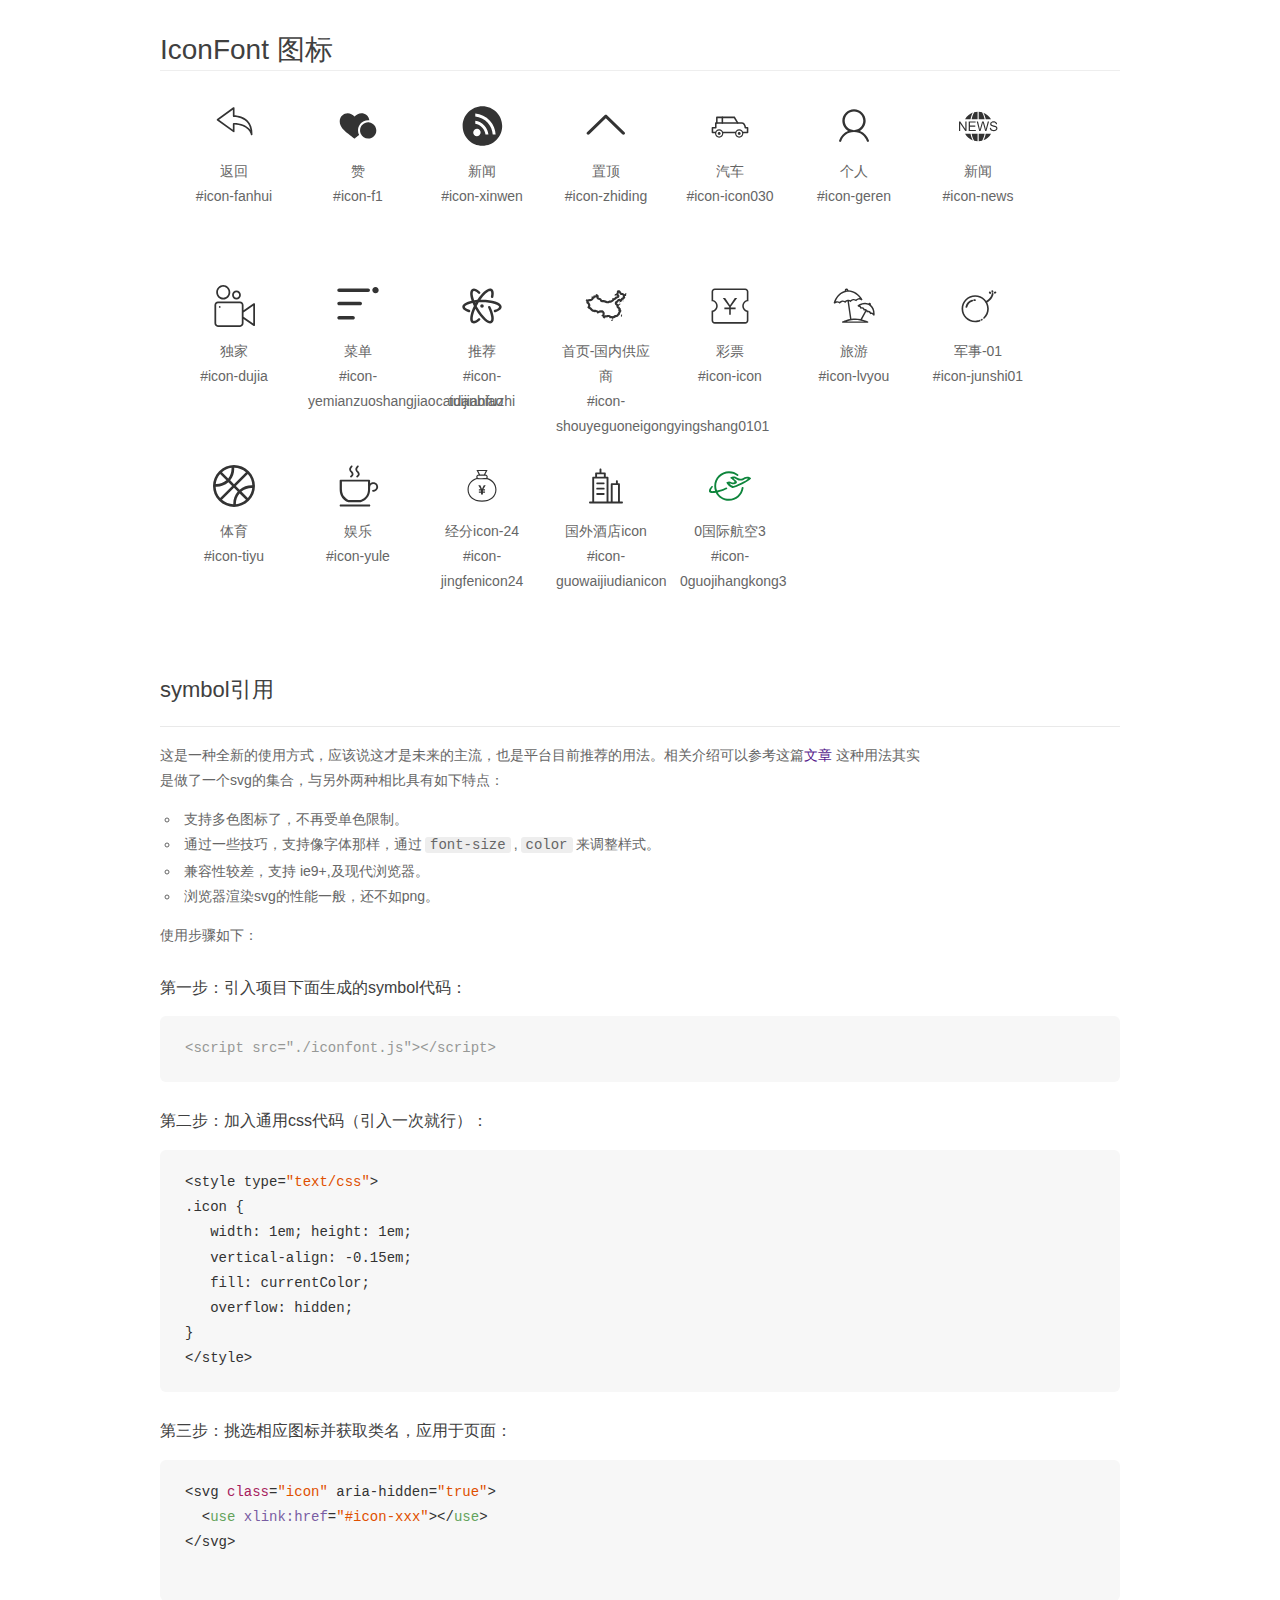
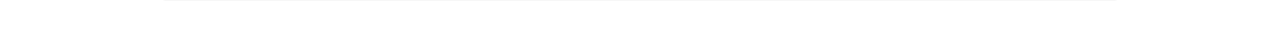
<file: css/font/demo_symbol.html>
<!DOCTYPE html>
<html>
<head>
    <meta charset="utf-8"/>
    <title>IconFont</title>
    <link rel="stylesheet" href="demo.css">
    <script src="iconfont.js"></script>

    <style type="text/css">
        .icon {
          /* 通过设置 font-size 来改变图标大小 */
          width: 1em; height: 1em;
          /* 图标和文字相邻时，垂直对齐 */
          vertical-align: -0.15em;
          /* 通过设置 color 来改变 SVG 的颜色/fill */
          fill: currentColor;
          /* path 和 stroke 溢出 viewBox 部分在 IE 下会显示
             normalize.css 中也包含这行 */
          overflow: hidden;
        }

    </style>
</head>
<body>
    <div class="main markdown">
        <h1>IconFont 图标</h1>
        <ul class="icon_lists clear">
            
                <li>
                    <svg class="icon" aria-hidden="true">
                        <use xlink:href="#icon-fanhui"></use>
                    </svg>
                    <div class="name">返回</div>
                    <div class="fontclass">#icon-fanhui</div>
                </li>
            
                <li>
                    <svg class="icon" aria-hidden="true">
                        <use xlink:href="#icon-f1"></use>
                    </svg>
                    <div class="name">赞</div>
                    <div class="fontclass">#icon-f1</div>
                </li>
            
                <li>
                    <svg class="icon" aria-hidden="true">
                        <use xlink:href="#icon-xinwen"></use>
                    </svg>
                    <div class="name">新闻</div>
                    <div class="fontclass">#icon-xinwen</div>
                </li>
            
                <li>
                    <svg class="icon" aria-hidden="true">
                        <use xlink:href="#icon-zhiding"></use>
                    </svg>
                    <div class="name">置顶</div>
                    <div class="fontclass">#icon-zhiding</div>
                </li>
            
                <li>
                    <svg class="icon" aria-hidden="true">
                        <use xlink:href="#icon-icon030"></use>
                    </svg>
                    <div class="name">汽车</div>
                    <div class="fontclass">#icon-icon030</div>
                </li>
            
                <li>
                    <svg class="icon" aria-hidden="true">
                        <use xlink:href="#icon-geren"></use>
                    </svg>
                    <div class="name">个人</div>
                    <div class="fontclass">#icon-geren</div>
                </li>
            
                <li>
                    <svg class="icon" aria-hidden="true">
                        <use xlink:href="#icon-news"></use>
                    </svg>
                    <div class="name">新闻</div>
                    <div class="fontclass">#icon-news</div>
                </li>
            
                <li>
                    <svg class="icon" aria-hidden="true">
                        <use xlink:href="#icon-dujia"></use>
                    </svg>
                    <div class="name">独家</div>
                    <div class="fontclass">#icon-dujia</div>
                </li>
            
                <li>
                    <svg class="icon" aria-hidden="true">
                        <use xlink:href="#icon-yemianzuoshangjiaocaidanbiao"></use>
                    </svg>
                    <div class="name">菜单</div>
                    <div class="fontclass">#icon-yemianzuoshangjiaocaidanbiao</div>
                </li>
            
                <li>
                    <svg class="icon" aria-hidden="true">
                        <use xlink:href="#icon-tuijianfuzhi"></use>
                    </svg>
                    <div class="name">推荐</div>
                    <div class="fontclass">#icon-tuijianfuzhi</div>
                </li>
            
                <li>
                    <svg class="icon" aria-hidden="true">
                        <use xlink:href="#icon-shouyeguoneigongyingshang0101"></use>
                    </svg>
                    <div class="name">首页-国内供应商</div>
                    <div class="fontclass">#icon-shouyeguoneigongyingshang0101</div>
                </li>
            
                <li>
                    <svg class="icon" aria-hidden="true">
                        <use xlink:href="#icon-icon"></use>
                    </svg>
                    <div class="name">彩票</div>
                    <div class="fontclass">#icon-icon</div>
                </li>
            
                <li>
                    <svg class="icon" aria-hidden="true">
                        <use xlink:href="#icon-lvyou"></use>
                    </svg>
                    <div class="name">旅游</div>
                    <div class="fontclass">#icon-lvyou</div>
                </li>
            
                <li>
                    <svg class="icon" aria-hidden="true">
                        <use xlink:href="#icon-junshi01"></use>
                    </svg>
                    <div class="name">军事-01</div>
                    <div class="fontclass">#icon-junshi01</div>
                </li>
            
                <li>
                    <svg class="icon" aria-hidden="true">
                        <use xlink:href="#icon-tiyu"></use>
                    </svg>
                    <div class="name">体育</div>
                    <div class="fontclass">#icon-tiyu</div>
                </li>
            
                <li>
                    <svg class="icon" aria-hidden="true">
                        <use xlink:href="#icon-yule"></use>
                    </svg>
                    <div class="name">娱乐</div>
                    <div class="fontclass">#icon-yule</div>
                </li>
            
                <li>
                    <svg class="icon" aria-hidden="true">
                        <use xlink:href="#icon-jingfenicon24"></use>
                    </svg>
                    <div class="name">经分icon-24</div>
                    <div class="fontclass">#icon-jingfenicon24</div>
                </li>
            
                <li>
                    <svg class="icon" aria-hidden="true">
                        <use xlink:href="#icon-guowaijiudianicon"></use>
                    </svg>
                    <div class="name">国外酒店icon</div>
                    <div class="fontclass">#icon-guowaijiudianicon</div>
                </li>
            
                <li>
                    <svg class="icon" aria-hidden="true">
                        <use xlink:href="#icon-0guojihangkong3"></use>
                    </svg>
                    <div class="name">0国际航空3</div>
                    <div class="fontclass">#icon-0guojihangkong3</div>
                </li>
            
        </ul>


        <h2 id="symbol-">symbol引用</h2>
        <hr>

        <p>这是一种全新的使用方式，应该说这才是未来的主流，也是平台目前推荐的用法。相关介绍可以参考这篇<a href="">文章</a>
        这种用法其实是做了一个svg的集合，与另外两种相比具有如下特点：</p>
        <ul>
          <li>支持多色图标了，不再受单色限制。</li>
          <li>通过一些技巧，支持像字体那样，通过<code>font-size</code>,<code>color</code>来调整样式。</li>
          <li>兼容性较差，支持 ie9+,及现代浏览器。</li>
          <li>浏览器渲染svg的性能一般，还不如png。</li>
        </ul>
        <p>使用步骤如下：</p>
        <h3 id="-symbol-">第一步：引入项目下面生成的symbol代码：</h3>
        <pre><code class="lang-js hljs javascript"><span class="hljs-comment">&lt;script src="./iconfont.js"&gt;&lt;/script&gt;</span></code></pre>
        <h3 id="-css-">第二步：加入通用css代码（引入一次就行）：</h3>
        <pre><code class="lang-js hljs javascript">&lt;style type=<span class="hljs-string">"text/css"</span>&gt;
.icon {
   width: <span class="hljs-number">1</span>em; height: <span class="hljs-number">1</span>em;
   vertical-align: <span class="hljs-number">-0.15</span>em;
   fill: currentColor;
   overflow: hidden;
}
&lt;<span class="hljs-regexp">/style&gt;</span></code></pre>
        <h3 id="-">第三步：挑选相应图标并获取类名，应用于页面：</h3>
        <pre><code class="lang-js hljs javascript">&lt;svg <span class="hljs-class"><span class="hljs-keyword">class</span></span>=<span class="hljs-string">"icon"</span> aria-hidden=<span class="hljs-string">"true"</span>&gt;<span class="xml"><span class="hljs-tag">
  &lt;<span class="hljs-name">use</span> <span class="hljs-attr">xlink:href</span>=<span class="hljs-string">"#icon-xxx"</span>&gt;</span><span class="hljs-tag">&lt;/<span class="hljs-name">use</span>&gt;</span>
</span>&lt;<span class="hljs-regexp">/svg&gt;
        </span></code></pre>
    </div>
</body>
</html>
</file>
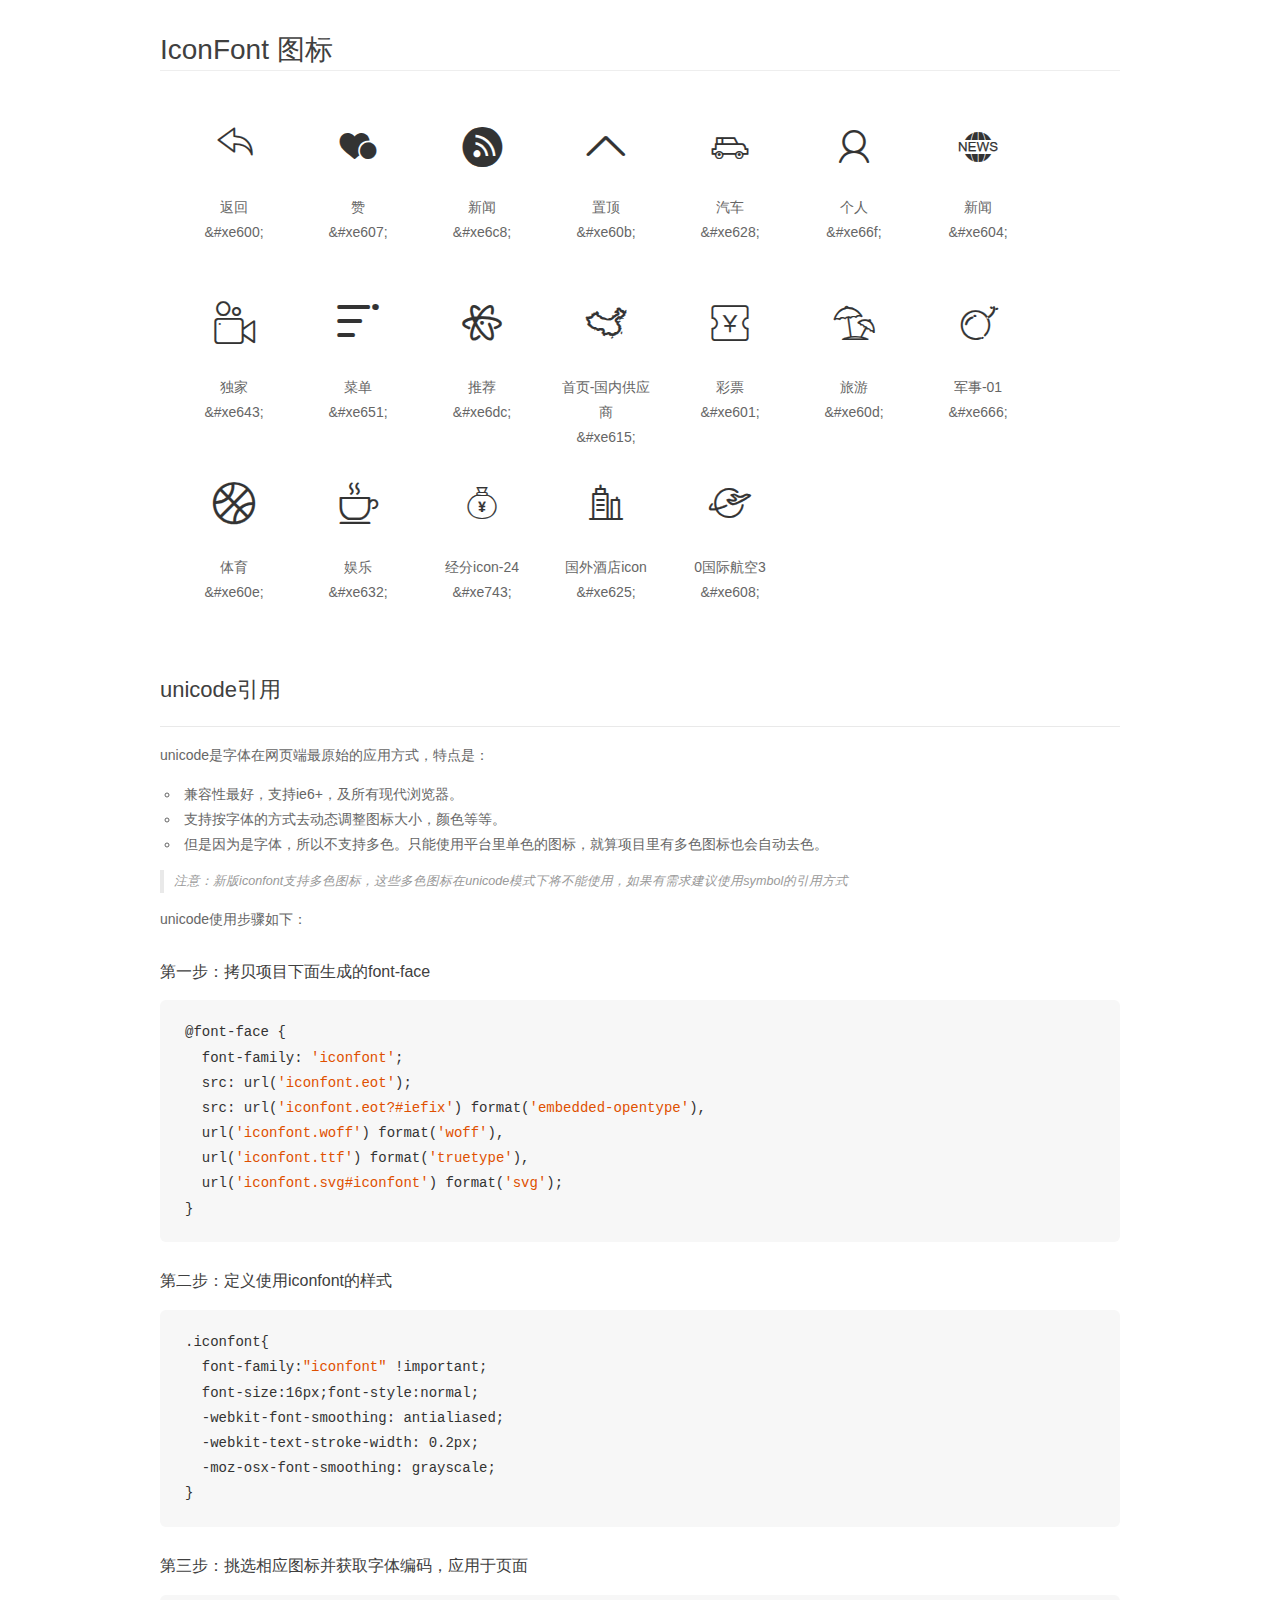
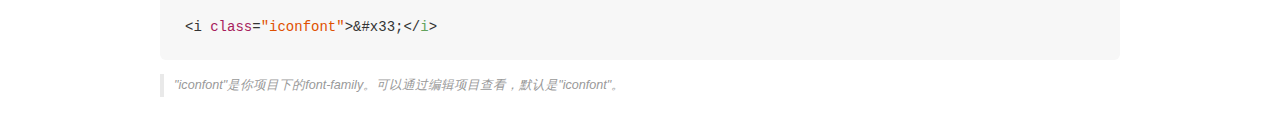
<file: css/font/demo_unicode.html>
<!DOCTYPE html>
<html>
<head>
    <meta charset="utf-8"/>
    <title>IconFont</title>
    <link rel="stylesheet" href="demo.css">

    <style type="text/css">

        @font-face {font-family: "iconfont";
          src: url('iconfont.eot'); /* IE9*/
          src: url('iconfont.eot#iefix') format('embedded-opentype'), /* IE6-IE8 */
          url('iconfont.woff') format('woff'), /* chrome, firefox */
          url('iconfont.ttf') format('truetype'), /* chrome, firefox, opera, Safari, Android, iOS 4.2+*/
          url('iconfont.svg#iconfont') format('svg'); /* iOS 4.1- */
        }

        .iconfont {
          font-family:"iconfont" !important;
          font-size:16px;
          font-style:normal;
          -webkit-font-smoothing: antialiased;
          -webkit-text-stroke-width: 0.2px;
          -moz-osx-font-smoothing: grayscale;
        }

    </style>
</head>
<body>
    <div class="main markdown">
        <h1>IconFont 图标</h1>
        <ul class="icon_lists clear">
            
                <li>
                <i class="icon iconfont">&#xe600;</i>
                    <div class="name">返回</div>
                    <div class="code">&amp;#xe600;</div>
                </li>
            
                <li>
                <i class="icon iconfont">&#xe607;</i>
                    <div class="name">赞</div>
                    <div class="code">&amp;#xe607;</div>
                </li>
            
                <li>
                <i class="icon iconfont">&#xe6c8;</i>
                    <div class="name">新闻</div>
                    <div class="code">&amp;#xe6c8;</div>
                </li>
            
                <li>
                <i class="icon iconfont">&#xe60b;</i>
                    <div class="name">置顶</div>
                    <div class="code">&amp;#xe60b;</div>
                </li>
            
                <li>
                <i class="icon iconfont">&#xe628;</i>
                    <div class="name">汽车</div>
                    <div class="code">&amp;#xe628;</div>
                </li>
            
                <li>
                <i class="icon iconfont">&#xe66f;</i>
                    <div class="name">个人</div>
                    <div class="code">&amp;#xe66f;</div>
                </li>
            
                <li>
                <i class="icon iconfont">&#xe604;</i>
                    <div class="name">新闻</div>
                    <div class="code">&amp;#xe604;</div>
                </li>
            
                <li>
                <i class="icon iconfont">&#xe643;</i>
                    <div class="name">独家</div>
                    <div class="code">&amp;#xe643;</div>
                </li>
            
                <li>
                <i class="icon iconfont">&#xe651;</i>
                    <div class="name">菜单</div>
                    <div class="code">&amp;#xe651;</div>
                </li>
            
                <li>
                <i class="icon iconfont">&#xe6dc;</i>
                    <div class="name">推荐</div>
                    <div class="code">&amp;#xe6dc;</div>
                </li>
            
                <li>
                <i class="icon iconfont">&#xe615;</i>
                    <div class="name">首页-国内供应商</div>
                    <div class="code">&amp;#xe615;</div>
                </li>
            
                <li>
                <i class="icon iconfont">&#xe601;</i>
                    <div class="name">彩票</div>
                    <div class="code">&amp;#xe601;</div>
                </li>
            
                <li>
                <i class="icon iconfont">&#xe60d;</i>
                    <div class="name">旅游</div>
                    <div class="code">&amp;#xe60d;</div>
                </li>
            
                <li>
                <i class="icon iconfont">&#xe666;</i>
                    <div class="name">军事-01</div>
                    <div class="code">&amp;#xe666;</div>
                </li>
            
                <li>
                <i class="icon iconfont">&#xe60e;</i>
                    <div class="name">体育</div>
                    <div class="code">&amp;#xe60e;</div>
                </li>
            
                <li>
                <i class="icon iconfont">&#xe632;</i>
                    <div class="name">娱乐</div>
                    <div class="code">&amp;#xe632;</div>
                </li>
            
                <li>
                <i class="icon iconfont">&#xe743;</i>
                    <div class="name">经分icon-24</div>
                    <div class="code">&amp;#xe743;</div>
                </li>
            
                <li>
                <i class="icon iconfont">&#xe625;</i>
                    <div class="name">国外酒店icon</div>
                    <div class="code">&amp;#xe625;</div>
                </li>
            
                <li>
                <i class="icon iconfont">&#xe608;</i>
                    <div class="name">0国际航空3</div>
                    <div class="code">&amp;#xe608;</div>
                </li>
            
        </ul>
        <h2 id="unicode-">unicode引用</h2>
        <hr>

        <p>unicode是字体在网页端最原始的应用方式，特点是：</p>
        <ul>
        <li>兼容性最好，支持ie6+，及所有现代浏览器。</li>
        <li>支持按字体的方式去动态调整图标大小，颜色等等。</li>
        <li>但是因为是字体，所以不支持多色。只能使用平台里单色的图标，就算项目里有多色图标也会自动去色。</li>
        </ul>
        <blockquote>
        <p>注意：新版iconfont支持多色图标，这些多色图标在unicode模式下将不能使用，如果有需求建议使用symbol的引用方式</p>
        </blockquote>
        <p>unicode使用步骤如下：</p>
        <h3 id="-font-face">第一步：拷贝项目下面生成的font-face</h3>
        <pre><code class="lang-js hljs javascript">@font-face {
  font-family: <span class="hljs-string">'iconfont'</span>;
  src: url(<span class="hljs-string">'iconfont.eot'</span>);
  src: url(<span class="hljs-string">'iconfont.eot?#iefix'</span>) format(<span class="hljs-string">'embedded-opentype'</span>),
  url(<span class="hljs-string">'iconfont.woff'</span>) format(<span class="hljs-string">'woff'</span>),
  url(<span class="hljs-string">'iconfont.ttf'</span>) format(<span class="hljs-string">'truetype'</span>),
  url(<span class="hljs-string">'iconfont.svg#iconfont'</span>) format(<span class="hljs-string">'svg'</span>);
}
</code></pre>
        <h3 id="-iconfont-">第二步：定义使用iconfont的样式</h3>
        <pre><code class="lang-js hljs javascript">.iconfont{
  font-family:<span class="hljs-string">"iconfont"</span> !important;
  font-size:<span class="hljs-number">16</span>px;font-style:normal;
  -webkit-font-smoothing: antialiased;
  -webkit-text-stroke-width: <span class="hljs-number">0.2</span>px;
  -moz-osx-font-smoothing: grayscale;
}
</code></pre>
        <h3 id="-">第三步：挑选相应图标并获取字体编码，应用于页面</h3>
        <pre><code class="lang-js hljs javascript">&lt;i <span class="hljs-class"><span class="hljs-keyword">class</span></span>=<span class="hljs-string">"iconfont"</span>&gt;&amp;#x33;<span class="xml"><span class="hljs-tag">&lt;/<span class="hljs-name">i</span>&gt;</span></span></code></pre>

        <blockquote>
        <p>"iconfont"是你项目下的font-family。可以通过编辑项目查看，默认是"iconfont"。</p>
        </blockquote>
    </div>


</body>
</html>
</file>
<file: css/denglu.css>
body,html{
    padding: 0;
    margin: 0;
    width: 100%;
    height: 100%;
}
*{
	box-sizing: border-box;
}
.box{
	width: 100%;
	height: 100%;
	background: url(../img/dl2.jpg) no-repeat center;
	background-size: cover;
	position: relative;
}
.zhao{
	width: 100%;
	height: 100%;

	position: absolute;
	top: 0;left: 0;
	background: rgba(0,0,0,0.5);
}
.login{
	width: 5.4rem;
	height: 8.4rem;
	border: 0.04rem solid #fff;
	position: absolute;
	top: 0;bottom: 0;
	right: 0.7rem;
	margin:auto;
	border-radius: 3.2rem 3.2rem 0 0;
	color:#FFFF00;
	font-size: 0.5rem;
	box-shadow: 0.1rem 0.1rem 0.04rem 0 #292927;
}
h1{
	font-size: 0.7rem;
	position: absolute;
	left: 0;right: 0;top: 1.9rem;
	margin: auto;
	text-align: center;
	
}
.yuan{
	width: 0.8rem;
	height: 0.8rem;
	border: 0.04rem solid #fff;
	border-radius: 50%;
	position: absolute;
	top: 0.5rem;
	left: 0;right: 0;
	margin: auto;
}
.login form{
	position: absolute;
	width: 4.2rem;
	height: 4.4rem;
	left: 0;right: 0;
	bottom: 0.2rem;
	margin:auto;
}
form div{
	width: 100%;
	height: 0.85rem;
	margin-bottom: 0.7rem;
	
}

.login input{
	background: none;
	border :0.04rem solid #fff;
	color: #F7F7F7;
	height: 0.6rem;
	width: 4.2rem;
}
form .name input{
	padding-left: 0.4rem;
	font-size: 0.3rem;
	color: #DCE6F0;
}
.tij input{
	width: 1.7rem;
	height: 0.7rem;
	text-align: center;
	line-height: 0.7rem;
	background: #D4C649;
	border-radius: 0.3rem;
	font-size: 0.4rem;
	border: 0;
	box-shadow: 0.1rem 0.1rem 0.03rem 0 #988E31;
}
.tij .log{
	margin-right: 0.45rem;
}
</file>
<file: css/font/iconfont.css>
@font-face {font-family: "iconfont";
  src: url('iconfont.eot?t=1480931223124'); /* IE9*/
  src: url('iconfont.eot?t=1480931223124#iefix') format('embedded-opentype'), /* IE6-IE8 */
  url('iconfont.woff?t=1480931223124') format('woff'), /* chrome, firefox */
  url('iconfont.ttf?t=1480931223124') format('truetype'), /* chrome, firefox, opera, Safari, Android, iOS 4.2+*/
  url('iconfont.svg?t=1480931223124#iconfont') format('svg'); /* iOS 4.1- */
}

.iconfont {
  font-family:"iconfont" !important;
  font-size:16px;
  font-style:normal;
  -webkit-font-smoothing: antialiased;
  -webkit-text-stroke-width: 0.2px;
  -moz-osx-font-smoothing: grayscale;
}

.icon-fanhui:before { content: "\e600"; }

.icon-f1:before { content: "\e607"; }

.icon-xinwen:before { content: "\e6c8"; }

.icon-zhiding:before { content: "\e60b"; }

.icon-icon030:before { content: "\e628"; }

.icon-geren:before { content: "\e66f"; }

.icon-news:before { content: "\e604"; }

.icon-dujia:before { content: "\e643"; }

.icon-yemianzuoshangjiaocaidanbiao:before { content: "\e651"; }

.icon-tuijianfuzhi:before { content: "\e6dc"; }

.icon-guonei:before { content: "\e615"; }

.icon-icon:before { content: "\e601"; }

.icon-lvyou:before { content: "\e60d"; }

.icon-junshi01:before { content: "\e666"; }

.icon-tiyu:before { content: "\e60e"; }

.icon-yule:before { content: "\e632"; }

.icon-jingfenicon24:before { content: "\e743"; }

.icon-guowai:before { content: "\e625"; }

.icon-0guojihangkong3:before { content: "\e608"; }
</file>
<file: css/index.css>
body,html{
    padding:0;
    margin: 0;
    width:100%;
    height:100%;
}
a,li,ul,p,span,h1,h2{
    padding: 0;margin: 0;list-style: none;
}

a{
	text-decoration: none;
	-webkit-tap-highlight-color: rgba(0, 0, 0, 0);
}
body{font-family:Helvetica;}

.xiala{
	width: 100%;
	height: 100%;
	background: rgba(255,255,255,0.1);
	margin-top: 2rem;

	-webkit-transition: all 2s;
	display: none;
}
.xiala ul{
	padding: 0.35rem;
	padding-left: 1.3rem;
}
.xiala li{
	padding: 0.2rem;
	text-align: center;
	float: left;
	font-size: 0.3rem;
	padding-right: 0.5rem;
}
.xiala li .iconfont{
	color: #999;
	font-size: 0.6rem;
}
.xiala a{
	color: #333;
}
.sousuo{
	padding-left: 1.3rem;
}
.waimian{
    width:100%;
    height:100%;
}
.swiper-wrapper{
    width: 100%;
}
.titles{
    width:100%;
    height: auto;
    position: fixed;
    top:0;
    left:0;
    z-index: 99;
}
.title{
    width: 100%;
    height:0.98rem;
    background: #FF4258;
    display: flex;
    display: -webkit-box;
    /**/
}
.title>div{
    width:33.33%;
    height:100%;
}
.close{
	width: 0.5rem;
	height: 0.03rem;
	background: #fff;
	margin: auto;
	margin-top: 0.42rem;
	transform-origin: center center;
	-webkit-transform-origin: center center;
	transform: rotate(45deg) translateY(0.15rem); 
	-webkit-transform: rotate(45deg) translateY(0.15rem)
}
.closes{
	width: 0.5rem;
	height: 0.03rem;
	background: #fff;
	margin: auto;
	margin-top: 0.2rem;
	transform-origin: center center;
	-webkit-transform-origin: center center;
	transform: rotate(45deg) translateY(-0.15rem); 
	-webkit-transform: rotate(-45deg) translateY(-0.15rem);

}
/*.caid{
	display: none;
}*/
.guan{
	display: none;
}
.bj{
    overflow-y: auto;
}
.iconfont{
    line-height: 0.98rem;
    font-size: 0.5rem;
    color: #fff;
    text-align: center;
}
.icon-news{
    font-size: 0.9rem;
}
.nav{
    width:100%;
    height:0.97rem;
    display: flex;
    display: -webkit-box;
    justify-content:space-between;
    -webkit-box-pack:justify;
    background: #fff;
}
.nav>div {
    width:1rem;
    height:100%;
    text-align: center;
    line-height: 0.97rem;
    color: #FF4258;
    font-size: 0.25rem;
}
.nav>div a{
    color: #FF4258;
    text-decoration: none;
}
.nav>div:hover{
    border-bottom: 0.01rem solid #FF4258;
}
.nav>div:nth-of-type(1){
    margin-left:0.1rem;
    
}
.nav .active{
	font-size: 0.4rem;
	border-bottom:0.02rem solid #FF4258;
}
.nav>div:nth-of-type(6){
    margin-right:0.1rem;
}


/*首页*/
.banner{
    width:100%;
    height:4.5rem;
    margin-top: 2rem;
}
.nanning{
    width: 100%;
    height: 100%;
    background: url(../img/nn.jpg);
    background-size: cover;
    color: #3B3B3B;
    font-size: 0.3rem;
    position: relative;
}
.lang{
    width: 100%;
    height: 100%;
    background: url(../img/lang.jpg);
    background-size: cover;
    color: #fff;
    font-size: 0.3rem;
    position: relative;
}
.nanning p,.lang p{
    position: absolute;
    bottom:0.1rem;
    padding-left: 0.2rem;
}
.newsbox{
    width:6.54rem;
    height:1.82rem;
    margin: 0 auto;
    border-bottom: 0.01rem solid #999;
}
.imgbox{
    width:2.2rem;
    height:1.65rem;
    margin-top:0.1rem ;
    background: url(../img/pxh.jpg) no-repeat;
    background-size: cover;
    margin-right: 0.3rem;
    float: left;
}
.newsbox .red{
    float: left;
    width: 4rem;
    height:100%;
    position: relative;
}
.newsbox a{
    float: left;
    width: 4rem;
    height:auto;
    margin-top: 0.5rem;
    text-decoration: none;
    color: #6B6B6B;
    font-size: 0.3rem;
}
.newsbox .icon-f1{
    color: #FF4258;
    float: right;
    position: absolute;
    right:0.1rem;
    bottom:0;
}
.jg{
    background: url(../img/jg.jpg);
    background-size: cover;
}
.bx{
    background:url(../img/bx.jpg);
    background-size: cover;
}
.jl{
    background:url(../img/jl.png);
    background-size: cover;
}
.gn1{
    background:url(../img/gn1.jpg);
    background-size: cover;
}
.gn2{
    background:url(../img/gn2.png);
    background-size: cover;
}
.gn3{
    background:url(../img/gn3.jpg);
    background-size: cover;
}
.gn4{
    background:url(../img/gn4.png);
    background-size: cover;
}
.gn5{
    background:url(../img/gn6.png);
    background-size: cover;
}
.gn6{
    background:url(../img/gn7.png);
    background-size: cover;
}
.gn7{
    background:url(../img/gn8.png);
    background-size: cover;
}
.warp{
    width: 100%;
    height:0.5rem;
}
h1{
    color: #100C0C;
    font-size: 0.45rem;
    padding-left: 0.5rem;
    line-height: 0.25rem;
    margin-top: 0.2rem;
}
h2{
    color: #100C0C;
    font-size: 0.45rem;
    padding-right: 0.5rem;
    line-height: 0.5rem;
}
.title1{
    margin-top: 2.1rem;
}
.xiangq{
    width: 100%;
    height:100%;
    margin-top: 2rem;
    background: #000;
    color: #fff;
}
.icon-fanhui{
    padding-left: 0.5rem;
    color: #fff;
    font-size: 0.3rem;
    float: left;
    /*transform: rotateY(90deg);*/
}
.fanhui{
    width: 100%;
    height:0.2rem;
    
}
.xiangcun{
    width: 100%;
    height:3.449rem;
    margin-top: 2rem;
    background: url(../img/js.jpg);
    background-size: cover;
}
h3{
    font-size: 0.45rem;
    margin-top: 0.3rem;
}
.neirong{
    line-height: 0.42rem;
    padding: 0.2rem;
    padding-bottom: 0.5rem;
    font-size: 0.25rem;
}
</file>
<file: css/sp.css>
body,html{
    padding: 0;
    margin: 0;
    width: 100%;
    height:100%;
}
.swiper-container{
    width: 100%;
    height:100%;
}
.shan:nth-of-type(1){
    background: #416FD6;
    background-size: cover;
}
.shan:nth-of-type(2){
    background: #A0B17A;
    background-size: cover;
}
.shan:nth-of-type(3){
    background:#6DC0FF;
}
.shan p{
    text-align: center;
    color: #fff;
    font-size:0.8rem;
}
.shan .news{
    margin-top: 1.2rem;
}
.shan .xiao{
    font-size: 0.7rem;

}

.shan .xue{
    /*animation:xiao 2s forwards;*/
    /*width: 10rem;*/
    height:8.8rem;
    background: url(../img/sp1.png) no-repeat center;
    position: absolute;
    left:0;
    right:0;margin: auto;
    background-size: cover;
}
.shan .hong{
    margin-top: 5.5rem;
    color: #CD391B;
}
.shan .lan{
    color: #434544;
}
/*@keyframes xiao {*/
    /*0%{*/
        /*transform: translate(0,-750px);*/
    /*}*/
    /*100%{*/
        /*transform: translate(0,0px);*/
    /*}*/
/*}*/
.xue2{
    width: 100%;
    height:100%;
    background: url(../img/sp3.png) no-repeat;
    position: absolute;
    top:0;
    left:0;
    background-size: contain;
    animation:xiao 2s forwards;
}
.imgbox{
    height:8rem;
    margin: 0 auto;
    /*margin-top: 9rem;*/
    background: url(../img/sp2.png)no-repeat;
}
.youn,.yue{
    display: block;
    width: 100%;
    color: #fff;
    font-size: 1rem;
    text-align: center;
}
.yue{
    font-size: 1.5rem;
    margin-top: 1.75rem;
}
.long{
    width:5rem;
    height:1rem;
    background: #fff;
    border-radius: 1.36rem;
    margin: 0 auto;
    margin-top: 0.7rem;
    text-align: center;
    line-height: 1rem;
}
.long a{
    font-size: 0.5rem;
    color: #6DC0FF;
    text-decoration: none;
}
.shan .tim{
    margin-top: 3.5rem;
}
</file>
<file: css/font/demo.css>
*{margin: 0;padding: 0;list-style: none;}
/*
KISSY CSS Reset
理念：1. reset 的目的不是清除浏览器的默认样式，这仅是部分工作。清除和重置是紧密不可分的。
2. reset 的目的不是让默认样式在所有浏览器下一致，而是减少默认样式有可能带来的问题。
3. reset 期望提供一套普适通用的基础样式。但没有银弹，推荐根据具体需求，裁剪和修改后再使用。
特色：1. 适应中文；2. 基于最新主流浏览器。
维护：玉伯<lifesinger@gmail.com>, 正淳<ragecarrier@gmail.com>
 */

/** 清除内外边距 **/
body, h1, h2, h3, h4, h5, h6, hr, p, blockquote, /* structural elements 结构元素 */
dl, dt, dd, ul, ol, li, /* list elements 列表元素 */
pre, /* text formatting elements 文本格式元素 */
form, fieldset, legend, button, input, textarea, /* form elements 表单元素 */
th, td /* table elements 表格元素 */ {
  margin: 0;
  padding: 0;
}

/** 设置默认字体 **/
body,
button, input, select, textarea /* for ie */ {
  font: 12px/1.5 tahoma, arial, \5b8b\4f53, sans-serif;
}
h1, h2, h3, h4, h5, h6 { font-size: 100%; }
address, cite, dfn, em, var { font-style: normal; } /* 将斜体扶正 */
code, kbd, pre, samp { font-family: courier new, courier, monospace; } /* 统一等宽字体 */
small { font-size: 12px; } /* 小于 12px 的中文很难阅读，让 small 正常化 */

/** 重置列表元素 **/
ul, ol { list-style: none; }

/** 重置文本格式元素 **/
a { text-decoration: none; }
a:hover { text-decoration: underline; }


/** 重置表单元素 **/
legend { color: #000; } /* for ie6 */
fieldset, img { border: 0; } /* img 搭车：让链接里的 img 无边框 */
button, input, select, textarea { font-size: 100%; } /* 使得表单元素在 ie 下能继承字体大小 */
/* 注：optgroup 无法扶正 */

/** 重置表格元素 **/
table { border-collapse: collapse; border-spacing: 0; }

/* 清除浮动 */
.ks-clear:after, .clear:after {
  content: '\20';
  display: block;
  height: 0;
  clear: both;
}
.ks-clear, .clear {
  *zoom: 1;
}

.main {
  padding: 30px 100px;
width: 960px;
margin: 0 auto;
}
.main h1{font-size:36px; color:#333; text-align:left;margin-bottom:30px; border-bottom: 1px solid #eee;}

.helps{margin-top:40px;}
.helps pre{
  padding:20px;
  margin:10px 0;
  border:solid 1px #e7e1cd;
  background-color: #fffdef;
  overflow: auto;
}

.icon_lists{
  width: 100% !important;

}

.icon_lists li{
  float:left;
  width: 100px;
  height:180px;
  text-align: center;
  list-style: none !important;
}
.icon_lists .icon{
  font-size: 42px;
  line-height: 100px;
  margin: 10px 0;
  color:#333;
  -webkit-transition: font-size 0.25s ease-out 0s;
  -moz-transition: font-size 0.25s ease-out 0s;
  transition: font-size 0.25s ease-out 0s;

}
.icon_lists .icon:hover{
  font-size: 100px;
}



.markdown {
  color: #666;
  font-size: 14px;
  line-height: 1.8;
}

.highlight {
  line-height: 1.5;
}

.markdown img {
  vertical-align: middle;
  max-width: 100%;
}

.markdown h1 {
  color: #404040;
  font-weight: 500;
  line-height: 40px;
  margin-bottom: 24px;
}

.markdown h2,
.markdown h3,
.markdown h4,
.markdown h5,
.markdown h6 {
  color: #404040;
  margin: 1.6em 0 0.6em 0;
  font-weight: 500;
  clear: both;
}

.markdown h1 {
  font-size: 28px;
}

.markdown h2 {
  font-size: 22px;
}

.markdown h3 {
  font-size: 16px;
}

.markdown h4 {
  font-size: 14px;
}

.markdown h5 {
  font-size: 12px;
}

.markdown h6 {
  font-size: 12px;
}

.markdown hr {
  height: 1px;
  border: 0;
  background: #e9e9e9;
  margin: 16px 0;
  clear: both;
}

.markdown p,
.markdown pre {
  margin: 1em 0;
}

.markdown > p,
.markdown > blockquote,
.markdown > .highlight,
.markdown > ol,
.markdown > ul {
  width: 80%;
}

.markdown ul > li {
  list-style: circle;
}

.markdown > ul li,
.markdown blockquote ul > li {
  margin-left: 20px;
  padding-left: 4px;
}

.markdown > ul li p,
.markdown > ol li p {
  margin: 0.6em 0;
}

.markdown ol > li {
  list-style: decimal;
}

.markdown > ol li,
.markdown blockquote ol > li {
  margin-left: 20px;
  padding-left: 4px;
}

.markdown code {
  margin: 0 3px;
  padding: 0 5px;
  background: #eee;
  border-radius: 3px;
}

.markdown pre {
  border-radius: 6px;
  background: #f7f7f7;
  padding: 20px;
}

.markdown pre code {
  border: none;
  background: #f7f7f7;
  margin: 0;
}

.markdown strong,
.markdown b {
  font-weight: 600;
}

.markdown > table {
  border-collapse: collapse;
  border-spacing: 0px;
  empty-cells: show;
  border: 1px solid #e9e9e9;
  width: 95%;
  margin-bottom: 24px;
}

.markdown > table th {
  white-space: nowrap;
  color: #333;
  font-weight: 600;

}

.markdown > table th,
.markdown > table td {
  border: 1px solid #e9e9e9;
  padding: 8px 16px;
  text-align: left;
}

.markdown > table th {
  background: #F7F7F7;
}

.markdown blockquote {
  font-size: 90%;
  color: #999;
  border-left: 4px solid #e9e9e9;
  padding-left: 0.8em;
  margin: 1em 0;
  font-style: italic;
}

.markdown blockquote p {
  margin: 0;
}

.markdown .anchor {
  opacity: 0;
  transition: opacity 0.3s ease;
  margin-left: 8px;
}

.markdown .waiting {
  color: #ccc;
}

.markdown h1:hover .anchor,
.markdown h2:hover .anchor,
.markdown h3:hover .anchor,
.markdown h4:hover .anchor,
.markdown h5:hover .anchor,
.markdown h6:hover .anchor {
  opacity: 1;
  display: inline-block;
}

.markdown > br,
.markdown > p > br {
  clear: both;
}


.hljs {
  display: block;
  background: white;
  padding: 0.5em;
  color: #333333;
  overflow-x: auto;
}

.hljs-comment,
.hljs-meta {
  color: #969896;
}

.hljs-string,
.hljs-variable,
.hljs-template-variable,
.hljs-strong,
.hljs-emphasis,
.hljs-quote {
  color: #df5000;
}

.hljs-keyword,
.hljs-selector-tag,
.hljs-type {
  color: #a71d5d;
}

.hljs-literal,
.hljs-symbol,
.hljs-bullet,
.hljs-attribute {
  color: #0086b3;
}

.hljs-section,
.hljs-name {
  color: #63a35c;
}

.hljs-tag {
  color: #333333;
}

.hljs-title,
.hljs-attr,
.hljs-selector-id,
.hljs-selector-class,
.hljs-selector-attr,
.hljs-selector-pseudo {
  color: #795da3;
}

.hljs-addition {
  color: #55a532;
  background-color: #eaffea;
}

.hljs-deletion {
  color: #bd2c00;
  background-color: #ffecec;
}

.hljs-link {
  text-decoration: underline;
}

pre{
  background: #fff;
}
</file>
